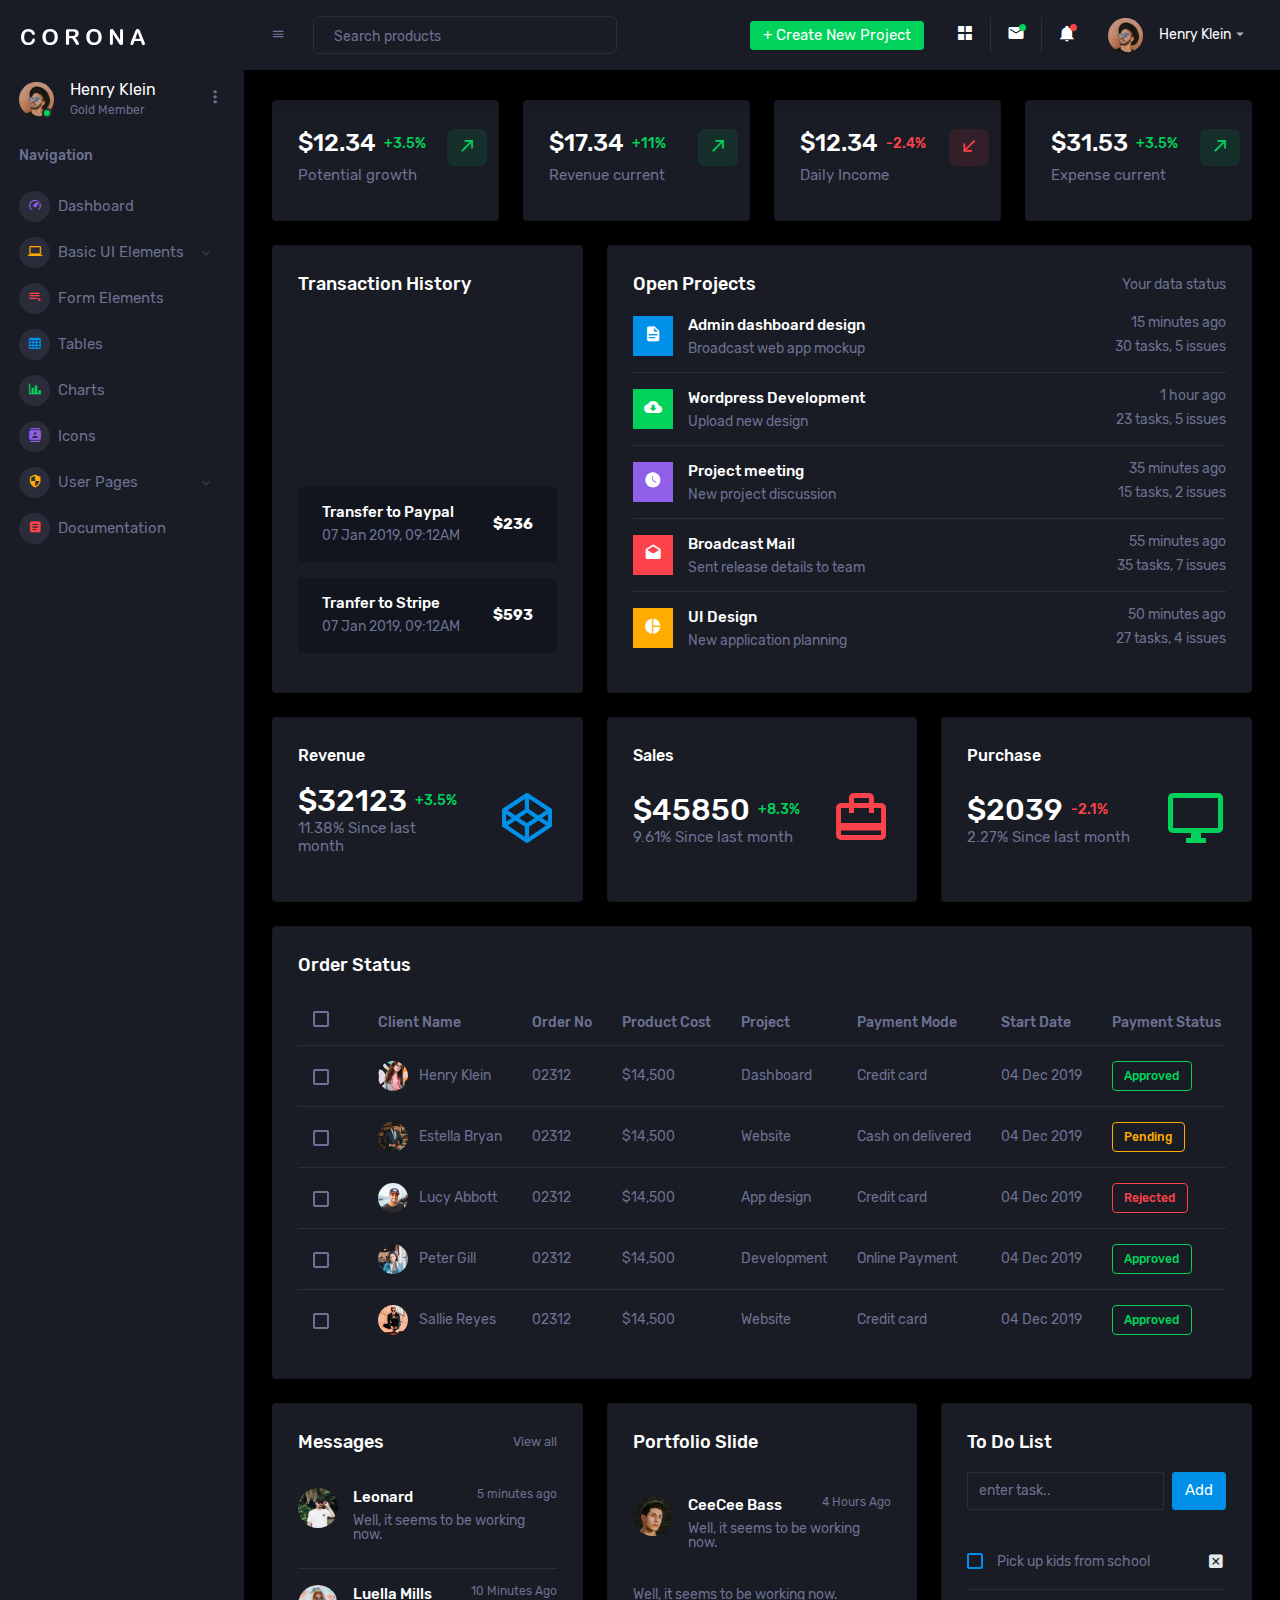
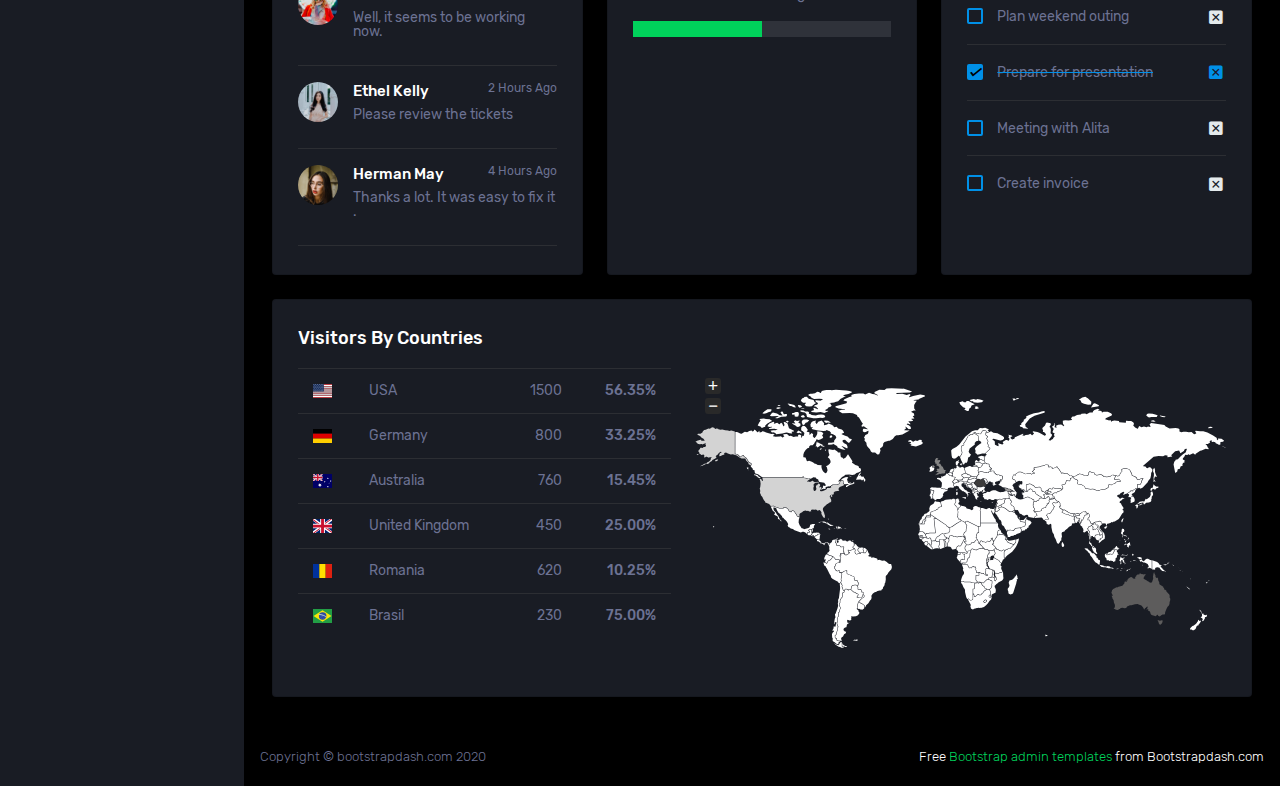
<file: Help.html>
<!DOCTYPE html>
<html lang="en">
  <head>
    <!-- Required meta tags -->
    <meta charset="utf-8">
    <meta name="viewport" content="width=device-width, initial-scale=1, shrink-to-fit=no">
    <title>Corona Admin</title>
    <!-- plugins:css -->
    <link rel="stylesheet" href="assets/vendors/mdi/css/materialdesignicons.min.css">
    <link rel="stylesheet" href="assets/vendors/css/vendor.bundle.base.css">
    <!-- endinject -->
    <!-- Plugin css for this page -->
    <link rel="stylesheet" href="assets/vendors/jvectormap/jquery-jvectormap.css">
    <link rel="stylesheet" href="assets/vendors/flag-icon-css/css/flag-icon.min.css">
    <link rel="stylesheet" href="assets/vendors/owl-carousel-2/owl.carousel.min.css">
    <link rel="stylesheet" href="assets/vendors/owl-carousel-2/owl.theme.default.min.css">
    <!-- End plugin css for this page -->
    <!-- inject:css -->
    <!-- endinject -->
    <!-- Layout styles -->
    <link rel="stylesheet" href="assets/mycss/loading.css">
    <link rel="stylesheet" href="assets/css/style.css">
    <!-- End layout styles -->
    <link rel="shortcut icon" href="assets/images/favicon.png" />
  </head>
  <body>
    <div class="container-scroller">
      <!-- partial:partials/_sidebar.html -->
      <nav class="sidebar sidebar-offcanvas" id="sidebar">
        <div class="sidebar-brand-wrapper d-none d-lg-flex align-items-center justify-content-center fixed-top">
          <a class="sidebar-brand brand-logo" href="index.html"><img src="assets/images/logo.svg" alt="logo" /></a>
          <a class="sidebar-brand brand-logo-mini" href="index.html"><img src="assets/images/logo-mini.svg" alt="logo" /></a>
        </div>
        <ul class="nav">
          <li class="nav-item profile">
            <div class="profile-desc">
              <div class="profile-pic">
                <div class="count-indicator">
                  <img class="img-xs rounded-circle " src="assets/images/faces/face15.jpg" alt="">
                  <span class="count bg-success"></span>
                </div>
                <div class="profile-name">
                  <h5 class="mb-0 font-weight-normal">Henry Klein</h5>
                  <span>Gold Member</span>
                </div>
              </div>
              <a href="#" id="profile-dropdown" data-toggle="dropdown"><i class="mdi mdi-dots-vertical"></i></a>
              <div class="dropdown-menu dropdown-menu-right sidebar-dropdown preview-list" aria-labelledby="profile-dropdown">
                <a href="#" class="dropdown-item preview-item">
                  <div class="preview-thumbnail">
                    <div class="preview-icon bg-dark rounded-circle">
                      <i class="mdi mdi-settings text-primary"></i>
                    </div>
                  </div>
                  <div class="preview-item-content">
                    <p class="preview-subject ellipsis mb-1 text-small">Account settings</p>
                  </div>
                </a>
                <div class="dropdown-divider"></div>
                <a href="#" class="dropdown-item preview-item">
                  <div class="preview-thumbnail">
                    <div class="preview-icon bg-dark rounded-circle">
                      <i class="mdi mdi-onepassword  text-info"></i>
                    </div>
                  </div>
                  <div class="preview-item-content">
                    <p class="preview-subject ellipsis mb-1 text-small">Change Password</p>
                  </div>
                </a>
                <div class="dropdown-divider"></div>
                <a href="#" class="dropdown-item preview-item">
                  <div class="preview-thumbnail">
                    <div class="preview-icon bg-dark rounded-circle">
                      <i class="mdi mdi-calendar-today text-success"></i>
                    </div>
                  </div>
                  <div class="preview-item-content">
                    <p class="preview-subject ellipsis mb-1 text-small">To-do list</p>
                  </div>
                </a>
              </div>
            </div>
          </li>
          <li class="nav-item nav-category">
            <span class="nav-link">Navigation</span>
          </li>
          <li class="nav-item menu-items">
            <a class="nav-link" href="index.html">
              <span class="menu-icon">
                <i class="mdi mdi-speedometer"></i>
              </span>
              <span class="menu-title">Dashboard</span>
            </a>
          </li>
          <li class="nav-item menu-items">
            <a class="nav-link" data-toggle="collapse" href="#ui-basic" aria-expanded="false" aria-controls="ui-basic">
              <span class="menu-icon">
                <i class="mdi mdi-laptop"></i>
              </span>
              <span class="menu-title">Basic UI Elements</span>
              <i class="menu-arrow"></i>
            </a>
            <div class="collapse" id="ui-basic">
              <ul class="nav flex-column sub-menu">
                <li class="nav-item"> <a class="nav-link" href="pages/ui-features/buttons.html">Buttons</a></li>
                <li class="nav-item"> <a class="nav-link" href="pages/ui-features/dropdowns.html">Dropdowns</a></li>
                <li class="nav-item"> <a class="nav-link" href="pages/ui-features/typography.html">Typography</a></li>
              </ul>
            </div>
          </li>
          <li class="nav-item menu-items">
            <a class="nav-link" href="pages/forms/basic_elements.html">
              <span class="menu-icon">
                <i class="mdi mdi-playlist-play"></i>
              </span>
              <span class="menu-title">Form Elements</span>
            </a>
          </li>
          <li class="nav-item menu-items">
            <a class="nav-link" href="pages/tables/basic-table.html">
              <span class="menu-icon">
                <i class="mdi mdi-table-large"></i>
              </span>
              <span class="menu-title">Tables</span>
            </a>
          </li>
          <li class="nav-item menu-items">
            <a class="nav-link" href="pages/charts/chartjs.html">
              <span class="menu-icon">
                <i class="mdi mdi-chart-bar"></i>
              </span>
              <span class="menu-title">Charts</span>
            </a>
          </li>
          <li class="nav-item menu-items">
            <a class="nav-link" href="pages/icons/mdi.html">
              <span class="menu-icon">
                <i class="mdi mdi-contacts"></i>
              </span>
              <span class="menu-title">Icons</span>
            </a>
          </li>
          <li class="nav-item menu-items">
            <a class="nav-link" data-toggle="collapse" href="#auth" aria-expanded="false" aria-controls="auth">
              <span class="menu-icon">
                <i class="mdi mdi-security"></i>
              </span>
              <span class="menu-title">User Pages</span>
              <i class="menu-arrow"></i>
            </a>
            <div class="collapse" id="auth">
              <ul class="nav flex-column sub-menu">
                <li class="nav-item"> <a class="nav-link" href="pages/samples/blank-page.html"> Blank Page </a></li>
                <li class="nav-item"> <a class="nav-link" href="pages/samples/error-404.html"> 404 </a></li>
                <li class="nav-item"> <a class="nav-link" href="pages/samples/error-500.html"> 500 </a></li>
                <li class="nav-item"> <a class="nav-link" href="pages/samples/login.html"> Login </a></li>
                <li class="nav-item"> <a class="nav-link" href="pages/samples/register.html"> Register </a></li>
              </ul>
            </div>
          </li>
          <li class="nav-item menu-items">
            <a class="nav-link" href="http://www.bootstrapdash.com/demo/corona-free/jquery/documentation/documentation.html">
              <span class="menu-icon">
                <i class="mdi mdi-file-document-box"></i>
              </span>
              <span class="menu-title">Documentation</span>
            </a>
          </li>
        </ul>
      </nav>
      <!-- partial -->
      <div class="container-fluid page-body-wrapper">
        <!-- partial:partials/_navbar.html -->
        <nav class="navbar p-0 fixed-top d-flex flex-row">
          <div class="navbar-brand-wrapper d-flex d-lg-none align-items-center justify-content-center">
            <a class="navbar-brand brand-logo-mini" href="index.html"><img src="assets/images/logo-mini.svg" alt="logo" /></a>
          </div>
          <div class="navbar-menu-wrapper flex-grow d-flex align-items-stretch">
            <button class="navbar-toggler navbar-toggler align-self-center" type="button" data-toggle="minimize">
              <span class="mdi mdi-menu"></span>
            </button>
            <ul class="navbar-nav w-100">
              <li class="nav-item w-100">
                <form class="nav-link mt-2 mt-md-0 d-none d-lg-flex search">
                  <input type="text" class="form-control" placeholder="Search products">
                </form>
              </li>
            </ul>
            <ul class="navbar-nav navbar-nav-right">
              <li class="nav-item dropdown d-none d-lg-block">
                <a class="nav-link btn btn-success create-new-button" id="createbuttonDropdown" data-toggle="dropdown" aria-expanded="false" href="#">+ Create New Project</a>
                <div class="dropdown-menu dropdown-menu-right navbar-dropdown preview-list" aria-labelledby="createbuttonDropdown">
                  <h6 class="p-3 mb-0">Projects</h6>
                  <div class="dropdown-divider"></div>
                  <a class="dropdown-item preview-item">
                    <div class="preview-thumbnail">
                      <div class="preview-icon bg-dark rounded-circle">
                        <i class="mdi mdi-file-outline text-primary"></i>
                      </div>
                    </div>
                    <div class="preview-item-content">
                      <p class="preview-subject ellipsis mb-1">Software Development</p>
                    </div>
                  </a>
                  <div class="dropdown-divider"></div>
                  <a class="dropdown-item preview-item">
                    <div class="preview-thumbnail">
                      <div class="preview-icon bg-dark rounded-circle">
                        <i class="mdi mdi-web text-info"></i>
                      </div>
                    </div>
                    <div class="preview-item-content">
                      <p class="preview-subject ellipsis mb-1">UI Development</p>
                    </div>
                  </a>
                  <div class="dropdown-divider"></div>
                  <a class="dropdown-item preview-item">
                    <div class="preview-thumbnail">
                      <div class="preview-icon bg-dark rounded-circle">
                        <i class="mdi mdi-layers text-danger"></i>
                      </div>
                    </div>
                    <div class="preview-item-content">
                      <p class="preview-subject ellipsis mb-1">Software Testing</p>
                    </div>
                  </a>
                  <div class="dropdown-divider"></div>
                  <p class="p-3 mb-0 text-center">See all projects</p>
                </div>
              </li>
              <li class="nav-item nav-settings d-none d-lg-block">
                <a class="nav-link" href="#">
                  <i class="mdi mdi-view-grid"></i>
                </a>
              </li>
              <li class="nav-item dropdown border-left">
                <a class="nav-link count-indicator dropdown-toggle" id="messageDropdown" href="#" data-toggle="dropdown" aria-expanded="false">
                  <i class="mdi mdi-email"></i>
                  <span class="count bg-success"></span>
                </a>
                <div class="dropdown-menu dropdown-menu-right navbar-dropdown preview-list" aria-labelledby="messageDropdown">
                  <h6 class="p-3 mb-0">Messages</h6>
                  <div class="dropdown-divider"></div>
                  <a class="dropdown-item preview-item">
                    <div class="preview-thumbnail">
                      <img src="assets/images/faces/face4.jpg" alt="image" class="rounded-circle profile-pic">
                    </div>
                    <div class="preview-item-content">
                      <p class="preview-subject ellipsis mb-1">Mark send you a message</p>
                      <p class="text-muted mb-0"> 1 Minutes ago </p>
                    </div>
                  </a>
                  <div class="dropdown-divider"></div>
                  <a class="dropdown-item preview-item">
                    <div class="preview-thumbnail">
                      <img src="assets/images/faces/face2.jpg" alt="image" class="rounded-circle profile-pic">
                    </div>
                    <div class="preview-item-content">
                      <p class="preview-subject ellipsis mb-1">Cregh send you a message</p>
                      <p class="text-muted mb-0"> 15 Minutes ago </p>
                    </div>
                  </a>
                  <div class="dropdown-divider"></div>
                  <a class="dropdown-item preview-item">
                    <div class="preview-thumbnail">
                      <img src="assets/images/faces/face3.jpg" alt="image" class="rounded-circle profile-pic">
                    </div>
                    <div class="preview-item-content">
                      <p class="preview-subject ellipsis mb-1">Profile picture updated</p>
                      <p class="text-muted mb-0"> 18 Minutes ago </p>
                    </div>
                  </a>
                  <div class="dropdown-divider"></div>
                  <p class="p-3 mb-0 text-center">4 new messages</p>
                </div>
              </li>
              <li class="nav-item dropdown border-left">
                <a class="nav-link count-indicator dropdown-toggle" id="notificationDropdown" href="#" data-toggle="dropdown">
                  <i class="mdi mdi-bell"></i>
                  <span class="count bg-danger"></span>
                </a>
                <div class="dropdown-menu dropdown-menu-right navbar-dropdown preview-list" aria-labelledby="notificationDropdown">
                  <h6 class="p-3 mb-0">Notifications</h6>
                  <div class="dropdown-divider"></div>
                  <a class="dropdown-item preview-item">
                    <div class="preview-thumbnail">
                      <div class="preview-icon bg-dark rounded-circle">
                        <i class="mdi mdi-calendar text-success"></i>
                      </div>
                    </div>
                    <div class="preview-item-content">
                      <p class="preview-subject mb-1">Event today</p>
                      <p class="text-muted ellipsis mb-0"> Just a reminder that you have an event today </p>
                    </div>
                  </a>
                  <div class="dropdown-divider"></div>
                  <a class="dropdown-item preview-item">
                    <div class="preview-thumbnail">
                      <div class="preview-icon bg-dark rounded-circle">
                        <i class="mdi mdi-settings text-danger"></i>
                      </div>
                    </div>
                    <div class="preview-item-content">
                      <p class="preview-subject mb-1">Settings</p>
                      <p class="text-muted ellipsis mb-0"> Update dashboard </p>
                    </div>
                  </a>
                  <div class="dropdown-divider"></div>
                  <a class="dropdown-item preview-item">
                    <div class="preview-thumbnail">
                      <div class="preview-icon bg-dark rounded-circle">
                        <i class="mdi mdi-link-variant text-warning"></i>
                      </div>
                    </div>
                    <div class="preview-item-content">
                      <p class="preview-subject mb-1">Launch Admin</p>
                      <p class="text-muted ellipsis mb-0"> New admin wow! </p>
                    </div>
                  </a>
                  <div class="dropdown-divider"></div>
                  <p class="p-3 mb-0 text-center">See all notifications</p>
                </div>
              </li>
              <li class="nav-item dropdown">
                <a class="nav-link" id="profileDropdown" href="#" data-toggle="dropdown">
                  <div class="navbar-profile">
                    <img class="img-xs rounded-circle" src="assets/images/faces/face15.jpg" alt="">
                    <p class="mb-0 d-none d-sm-block navbar-profile-name">Henry Klein</p>
                    <i class="mdi mdi-menu-down d-none d-sm-block"></i>
                  </div>
                </a>
                <div class="dropdown-menu dropdown-menu-right navbar-dropdown preview-list" aria-labelledby="profileDropdown">
                  <h6 class="p-3 mb-0">Profile</h6>
                  <div class="dropdown-divider"></div>
                  <a class="dropdown-item preview-item">
                    <div class="preview-thumbnail">
                      <div class="preview-icon bg-dark rounded-circle">
                        <i class="mdi mdi-settings text-success"></i>
                      </div>
                    </div>
                    <div class="preview-item-content">
                      <p class="preview-subject mb-1">Settings</p>
                    </div>
                  </a>
                  <div class="dropdown-divider"></div>
                  <a class="dropdown-item preview-item">
                    <div class="preview-thumbnail">
                      <div class="preview-icon bg-dark rounded-circle">
                        <i class="mdi mdi-logout text-danger"></i>
                      </div>
                    </div>
                    <div class="preview-item-content">
                      <p class="preview-subject mb-1">Log out</p>
                    </div>
                  </a>
                  <div class="dropdown-divider"></div>
                  <p class="p-3 mb-0 text-center">Advanced settings</p>
                </div>
              </li>
            </ul>
            <button class="navbar-toggler navbar-toggler-right d-lg-none align-self-center" type="button" data-toggle="offcanvas">
              <span class="mdi mdi-format-line-spacing"></span>
            </button>
          </div>
        </nav>
        <!-- partial -->
        <div class="main-panel">
          <div class="content-wrapper">
            <div class="row">
              <div class="col-xl-3 col-sm-6 grid-margin stretch-card">
                <div class="card">
                  <div class="card-body">
                    <div class="row">
                      <div class="col-9">
                        <div class="d-flex align-items-center align-self-start">
                          <h3 class="mb-0">$12.34</h3>
                          <p class="text-success ml-2 mb-0 font-weight-medium">+3.5%</p>
                        </div>
                      </div>
                      <div class="col-3">
                        <div class="icon icon-box-success ">
                          <span class="mdi mdi-arrow-top-right icon-item"></span>
                        </div>
                      </div>
                    </div>
                    <h6 class="text-muted font-weight-normal">Potential growth</h6>
                  </div>
                </div>
              </div>
              <div class="col-xl-3 col-sm-6 grid-margin stretch-card">
                <div class="card">
                  <div class="card-body">
                    <div class="row">
                      <div class="col-9">
                        <div class="d-flex align-items-center align-self-start">
                          <h3 class="mb-0">$17.34</h3>
                          <p class="text-success ml-2 mb-0 font-weight-medium">+11%</p>
                        </div>
                      </div>
                      <div class="col-3">
                        <div class="icon icon-box-success">
                          <span class="mdi mdi-arrow-top-right icon-item"></span>
                        </div>
                      </div>
                    </div>
                    <h6 class="text-muted font-weight-normal">Revenue current</h6>
                  </div>
                </div>
              </div>
              <div class="col-xl-3 col-sm-6 grid-margin stretch-card">
                <div class="card">
                  <div class="card-body">
                    <div class="row">
                      <div class="col-9">
                        <div class="d-flex align-items-center align-self-start">
                          <h3 class="mb-0">$12.34</h3>
                          <p class="text-danger ml-2 mb-0 font-weight-medium">-2.4%</p>
                        </div>
                      </div>
                      <div class="col-3">
                        <div class="icon icon-box-danger">
                          <span class="mdi mdi-arrow-bottom-left icon-item"></span>
                        </div>
                      </div>
                    </div>
                    <h6 class="text-muted font-weight-normal">Daily Income</h6>
                  </div>
                </div>
              </div>
              <div class="col-xl-3 col-sm-6 grid-margin stretch-card">
                <div class="card">
                  <div class="card-body">
                    <div class="row">
                      <div class="col-9">
                        <div class="d-flex align-items-center align-self-start">
                          <h3 class="mb-0">$31.53</h3>
                          <p class="text-success ml-2 mb-0 font-weight-medium">+3.5%</p>
                        </div>
                      </div>
                      <div class="col-3">
                        <div class="icon icon-box-success ">
                          <span class="mdi mdi-arrow-top-right icon-item"></span>
                        </div>
                      </div>
                    </div>
                    <h6 class="text-muted font-weight-normal">Expense current</h6>
                  </div>
                </div>
              </div>
            </div>
            <div class="row">
              <div class="col-md-4 grid-margin stretch-card">
                <div class="card">
                  <div class="card-body">
                    <h4 class="card-title">Transaction History</h4>
                    <canvas id="transaction-history" class="transaction-chart"></canvas>
                    <div class="bg-gray-dark d-flex d-md-block d-xl-flex flex-row py-3 px-4 px-md-3 px-xl-4 rounded mt-3">
                      <div class="text-md-center text-xl-left">
                        <h6 class="mb-1">Transfer to Paypal</h6>
                        <p class="text-muted mb-0">07 Jan 2019, 09:12AM</p>
                      </div>
                      <div class="align-self-center flex-grow text-right text-md-center text-xl-right py-md-2 py-xl-0">
                        <h6 class="font-weight-bold mb-0">$236</h6>
                      </div>
                    </div>
                    <div class="bg-gray-dark d-flex d-md-block d-xl-flex flex-row py-3 px-4 px-md-3 px-xl-4 rounded mt-3">
                      <div class="text-md-center text-xl-left">
                        <h6 class="mb-1">Tranfer to Stripe</h6>
                        <p class="text-muted mb-0">07 Jan 2019, 09:12AM</p>
                      </div>
                      <div class="align-self-center flex-grow text-right text-md-center text-xl-right py-md-2 py-xl-0">
                        <h6 class="font-weight-bold mb-0">$593</h6>
                      </div>
                    </div>
                  </div>
                </div>
              </div>
              <div class="col-md-8 grid-margin stretch-card">
                <div class="card">
                  <div class="card-body">
                    <div class="d-flex flex-row justify-content-between">
                      <h4 class="card-title mb-1">Open Projects</h4>
                      <p class="text-muted mb-1">Your data status</p>
                    </div>
                    <div class="row">
                      <div class="col-12">
                        <div class="preview-list">
                          <div class="preview-item border-bottom">
                            <div class="preview-thumbnail">
                              <div class="preview-icon bg-primary">
                                <i class="mdi mdi-file-document"></i>
                              </div>
                            </div>
                            <div class="preview-item-content d-sm-flex flex-grow">
                              <div class="flex-grow">
                                <h6 class="preview-subject">Admin dashboard design</h6>
                                <p class="text-muted mb-0">Broadcast web app mockup</p>
                              </div>
                              <div class="mr-auto text-sm-right pt-2 pt-sm-0">
                                <p class="text-muted">15 minutes ago</p>
                                <p class="text-muted mb-0">30 tasks, 5 issues </p>
                              </div>
                            </div>
                          </div>
                          <div class="preview-item border-bottom">
                            <div class="preview-thumbnail">
                              <div class="preview-icon bg-success">
                                <i class="mdi mdi-cloud-download"></i>
                              </div>
                            </div>
                            <div class="preview-item-content d-sm-flex flex-grow">
                              <div class="flex-grow">
                                <h6 class="preview-subject">Wordpress Development</h6>
                                <p class="text-muted mb-0">Upload new design</p>
                              </div>
                              <div class="mr-auto text-sm-right pt-2 pt-sm-0">
                                <p class="text-muted">1 hour ago</p>
                                <p class="text-muted mb-0">23 tasks, 5 issues </p>
                              </div>
                            </div>
                          </div>
                          <div class="preview-item border-bottom">
                            <div class="preview-thumbnail">
                              <div class="preview-icon bg-info">
                                <i class="mdi mdi-clock"></i>
                              </div>
                            </div>
                            <div class="preview-item-content d-sm-flex flex-grow">
                              <div class="flex-grow">
                                <h6 class="preview-subject">Project meeting</h6>
                                <p class="text-muted mb-0">New project discussion</p>
                              </div>
                              <div class="mr-auto text-sm-right pt-2 pt-sm-0">
                                <p class="text-muted">35 minutes ago</p>
                                <p class="text-muted mb-0">15 tasks, 2 issues</p>
                              </div>
                            </div>
                          </div>
                          <div class="preview-item border-bottom">
                            <div class="preview-thumbnail">
                              <div class="preview-icon bg-danger">
                                <i class="mdi mdi-email-open"></i>
                              </div>
                            </div>
                            <div class="preview-item-content d-sm-flex flex-grow">
                              <div class="flex-grow">
                                <h6 class="preview-subject">Broadcast Mail</h6>
                                <p class="text-muted mb-0">Sent release details to team</p>
                              </div>
                              <div class="mr-auto text-sm-right pt-2 pt-sm-0">
                                <p class="text-muted">55 minutes ago</p>
                                <p class="text-muted mb-0">35 tasks, 7 issues </p>
                              </div>
                            </div>
                          </div>
                          <div class="preview-item">
                            <div class="preview-thumbnail">
                              <div class="preview-icon bg-warning">
                                <i class="mdi mdi-chart-pie"></i>
                              </div>
                            </div>
                            <div class="preview-item-content d-sm-flex flex-grow">
                              <div class="flex-grow">
                                <h6 class="preview-subject">UI Design</h6>
                                <p class="text-muted mb-0">New application planning</p>
                              </div>
                              <div class="mr-auto text-sm-right pt-2 pt-sm-0">
                                <p class="text-muted">50 minutes ago</p>
                                <p class="text-muted mb-0">27 tasks, 4 issues </p>
                              </div>
                            </div>
                          </div>
                        </div>
                      </div>
                    </div>
                  </div>
                </div>
              </div>
            </div>
            <div class="row">
              <div class="col-sm-4 grid-margin">
                <div class="card">
                  <div class="card-body">
                    <h5>Revenue</h5>
                    <div class="row">
                      <div class="col-8 col-sm-12 col-xl-8 my-auto">
                        <div class="d-flex d-sm-block d-md-flex align-items-center">
                          <h2 class="mb-0">$32123</h2>
                          <p class="text-success ml-2 mb-0 font-weight-medium">+3.5%</p>
                        </div>
                        <h6 class="text-muted font-weight-normal">11.38% Since last month</h6>
                      </div>
                      <div class="col-4 col-sm-12 col-xl-4 text-center text-xl-right">
                        <i class="icon-lg mdi mdi-codepen text-primary ml-auto"></i>
                      </div>
                    </div>
                  </div>
                </div>
              </div>
              <div class="col-sm-4 grid-margin">
                <div class="card">
                  <div class="card-body">
                    <h5>Sales</h5>
                    <div class="row">
                      <div class="col-8 col-sm-12 col-xl-8 my-auto">
                        <div class="d-flex d-sm-block d-md-flex align-items-center">
                          <h2 class="mb-0">$45850</h2>
                          <p class="text-success ml-2 mb-0 font-weight-medium">+8.3%</p>
                        </div>
                        <h6 class="text-muted font-weight-normal"> 9.61% Since last month</h6>
                      </div>
                      <div class="col-4 col-sm-12 col-xl-4 text-center text-xl-right">
                        <i class="icon-lg mdi mdi-wallet-travel text-danger ml-auto"></i>
                      </div>
                    </div>
                  </div>
                </div>
              </div>
              <div class="col-sm-4 grid-margin">
                <div class="card">
                  <div class="card-body">
                    <h5>Purchase</h5>
                    <div class="row">
                      <div class="col-8 col-sm-12 col-xl-8 my-auto">
                        <div class="d-flex d-sm-block d-md-flex align-items-center">
                          <h2 class="mb-0">$2039</h2>
                          <p class="text-danger ml-2 mb-0 font-weight-medium">-2.1% </p>
                        </div>
                        <h6 class="text-muted font-weight-normal">2.27% Since last month</h6>
                      </div>
                      <div class="col-4 col-sm-12 col-xl-4 text-center text-xl-right">
                        <i class="icon-lg mdi mdi-monitor text-success ml-auto"></i>
                      </div>
                    </div>
                  </div>
                </div>
              </div>
            </div>
            <div class="row ">
              <div class="col-12 grid-margin">
                <div class="card">
                  <div class="card-body">
                    <h4 class="card-title">Order Status</h4>
                    <div class="table-responsive">
                      <table class="table">
                        <thead>
                          <tr>
                            <th>
                              <div class="form-check form-check-muted m-0">
                                <label class="form-check-label">
                                  <input type="checkbox" class="form-check-input">
                                </label>
                              </div>
                            </th>
                            <th> Client Name </th>
                            <th> Order No </th>
                            <th> Product Cost </th>
                            <th> Project </th>
                            <th> Payment Mode </th>
                            <th> Start Date </th>
                            <th> Payment Status </th>
                          </tr>
                        </thead>
                        <tbody>
                          <tr>
                            <td>
                              <div class="form-check form-check-muted m-0">
                                <label class="form-check-label">
                                  <input type="checkbox" class="form-check-input">
                                </label>
                              </div>
                            </td>
                            <td>
                              <img src="assets/images/faces/face1.jpg" alt="image" />
                              <span class="pl-2">Henry Klein</span>
                            </td>
                            <td> 02312 </td>
                            <td> $14,500 </td>
                            <td> Dashboard </td>
                            <td> Credit card </td>
                            <td> 04 Dec 2019 </td>
                            <td>
                              <div class="badge badge-outline-success">Approved</div>
                            </td>
                          </tr>
                          <tr>
                            <td>
                              <div class="form-check form-check-muted m-0">
                                <label class="form-check-label">
                                  <input type="checkbox" class="form-check-input">
                                </label>
                              </div>
                            </td>
                            <td>
                              <img src="assets/images/faces/face2.jpg" alt="image" />
                              <span class="pl-2">Estella Bryan</span>
                            </td>
                            <td> 02312 </td>
                            <td> $14,500 </td>
                            <td> Website </td>
                            <td> Cash on delivered </td>
                            <td> 04 Dec 2019 </td>
                            <td>
                              <div class="badge badge-outline-warning">Pending</div>
                            </td>
                          </tr>
                          <tr>
                            <td>
                              <div class="form-check form-check-muted m-0">
                                <label class="form-check-label">
                                  <input type="checkbox" class="form-check-input">
                                </label>
                              </div>
                            </td>
                            <td>
                              <img src="assets/images/faces/face5.jpg" alt="image" />
                              <span class="pl-2">Lucy Abbott</span>
                            </td>
                            <td> 02312 </td>
                            <td> $14,500 </td>
                            <td> App design </td>
                            <td> Credit card </td>
                            <td> 04 Dec 2019 </td>
                            <td>
                              <div class="badge badge-outline-danger">Rejected</div>
                            </td>
                          </tr>
                          <tr>
                            <td>
                              <div class="form-check form-check-muted m-0">
                                <label class="form-check-label">
                                  <input type="checkbox" class="form-check-input">
                                </label>
                              </div>
                            </td>
                            <td>
                              <img src="assets/images/faces/face3.jpg" alt="image" />
                              <span class="pl-2">Peter Gill</span>
                            </td>
                            <td> 02312 </td>
                            <td> $14,500 </td>
                            <td> Development </td>
                            <td> Online Payment </td>
                            <td> 04 Dec 2019 </td>
                            <td>
                              <div class="badge badge-outline-success">Approved</div>
                            </td>
                          </tr>
                          <tr>
                            <td>
                              <div class="form-check form-check-muted m-0">
                                <label class="form-check-label">
                                  <input type="checkbox" class="form-check-input">
                                </label>
                              </div>
                            </td>
                            <td>
                              <img src="assets/images/faces/face4.jpg" alt="image" />
                              <span class="pl-2">Sallie Reyes</span>
                            </td>
                            <td> 02312 </td>
                            <td> $14,500 </td>
                            <td> Website </td>
                            <td> Credit card </td>
                            <td> 04 Dec 2019 </td>
                            <td>
                              <div class="badge badge-outline-success">Approved</div>
                            </td>
                          </tr>
                        </tbody>
                      </table>
                    </div>
                  </div>
                </div>
              </div>
            </div>
            <div class="row">
              <div class="col-md-6 col-xl-4 grid-margin stretch-card">
                <div class="card">
                  <div class="card-body">
                    <div class="d-flex flex-row justify-content-between">
                      <h4 class="card-title">Messages</h4>
                      <p class="text-muted mb-1 small">View all</p>
                    </div>
                    <div class="preview-list">
                      <div class="preview-item border-bottom">
                        <div class="preview-thumbnail">
                          <img src="assets/images/faces/face6.jpg" alt="image" class="rounded-circle" />
                        </div>
                        <div class="preview-item-content d-flex flex-grow">
                          <div class="flex-grow">
                            <div class="d-flex d-md-block d-xl-flex justify-content-between">
                              <h6 class="preview-subject">Leonard</h6>
                              <p class="text-muted text-small">5 minutes ago</p>
                            </div>
                            <p class="text-muted">Well, it seems to be working now.</p>
                          </div>
                        </div>
                      </div>
                      <div class="preview-item border-bottom">
                        <div class="preview-thumbnail">
                          <img src="assets/images/faces/face8.jpg" alt="image" class="rounded-circle" />
                        </div>
                        <div class="preview-item-content d-flex flex-grow">
                          <div class="flex-grow">
                            <div class="d-flex d-md-block d-xl-flex justify-content-between">
                              <h6 class="preview-subject">Luella Mills</h6>
                              <p class="text-muted text-small">10 Minutes Ago</p>
                            </div>
                            <p class="text-muted">Well, it seems to be working now.</p>
                          </div>
                        </div>
                      </div>
                      <div class="preview-item border-bottom">
                        <div class="preview-thumbnail">
                          <img src="assets/images/faces/face9.jpg" alt="image" class="rounded-circle" />
                        </div>
                        <div class="preview-item-content d-flex flex-grow">
                          <div class="flex-grow">
                            <div class="d-flex d-md-block d-xl-flex justify-content-between">
                              <h6 class="preview-subject">Ethel Kelly</h6>
                              <p class="text-muted text-small">2 Hours Ago</p>
                            </div>
                            <p class="text-muted">Please review the tickets</p>
                          </div>
                        </div>
                      </div>
                      <div class="preview-item border-bottom">
                        <div class="preview-thumbnail">
                          <img src="assets/images/faces/face11.jpg" alt="image" class="rounded-circle" />
                        </div>
                        <div class="preview-item-content d-flex flex-grow">
                          <div class="flex-grow">
                            <div class="d-flex d-md-block d-xl-flex justify-content-between">
                              <h6 class="preview-subject">Herman May</h6>
                              <p class="text-muted text-small">4 Hours Ago</p>
                            </div>
                            <p class="text-muted">Thanks a lot. It was easy to fix it .</p>
                          </div>
                        </div>
                      </div>
                    </div>
                  </div>
                </div>
              </div>
              <div class="col-md-6 col-xl-4 grid-margin stretch-card">
                <div class="card">
                  <div class="card-body">
                    <h4 class="card-title">Portfolio Slide</h4>
                    <div class="owl-carousel owl-theme full-width owl-carousel-dash portfolio-carousel" id="owl-carousel-basic">
                      <div class="item">
                        <img src="assets/images/dashboard/Rectangle.jpg" alt="">
                      </div>
                      <div class="item">
                        <img src="assets/images/dashboard/Img_5.jpg" alt="">
                      </div>
                      <div class="item">
                        <img src="assets/images/dashboard/img_6.jpg" alt="">
                      </div>
                    </div>
                    <div class="d-flex py-4">
                      <div class="preview-list w-100">
                        <div class="preview-item p-0">
                          <div class="preview-thumbnail">
                            <img src="assets/images/faces/face12.jpg" class="rounded-circle" alt="">
                          </div>
                          <div class="preview-item-content d-flex flex-grow">
                            <div class="flex-grow">
                              <div class="d-flex d-md-block d-xl-flex justify-content-between">
                                <h6 class="preview-subject">CeeCee Bass</h6>
                                <p class="text-muted text-small">4 Hours Ago</p>
                              </div>
                              <p class="text-muted">Well, it seems to be working now.</p>
                            </div>
                          </div>
                        </div>
                      </div>
                    </div>
                    <p class="text-muted">Well, it seems to be working now. </p>
                    <div class="progress progress-md portfolio-progress">
                      <div class="progress-bar bg-success" role="progressbar" style="width: 50%" aria-valuenow="25" aria-valuemin="0" aria-valuemax="100"></div>
                    </div>
                  </div>
                </div>
              </div>
              <div class="col-md-12 col-xl-4 grid-margin stretch-card">
                <div class="card">
                  <div class="card-body">
                    <h4 class="card-title">To do list</h4>
                    <div class="add-items d-flex">
                      <input type="text" class="form-control todo-list-input" placeholder="enter task..">
                      <button class="add btn btn-primary todo-list-add-btn">Add</button>
                    </div>
                    <div class="list-wrapper">
                      <ul class="d-flex flex-column-reverse text-white todo-list todo-list-custom">
                        <li>
                          <div class="form-check form-check-primary">
                            <label class="form-check-label">
                              <input class="checkbox" type="checkbox"> Create invoice </label>
                          </div>
                          <i class="remove mdi mdi-close-box"></i>
                        </li>
                        <li>
                          <div class="form-check form-check-primary">
                            <label class="form-check-label">
                              <input class="checkbox" type="checkbox"> Meeting with Alita </label>
                          </div>
                          <i class="remove mdi mdi-close-box"></i>
                        </li>
                        <li class="completed">
                          <div class="form-check form-check-primary">
                            <label class="form-check-label">
                              <input class="checkbox" type="checkbox" checked> Prepare for presentation </label>
                          </div>
                          <i class="remove mdi mdi-close-box"></i>
                        </li>
                        <li>
                          <div class="form-check form-check-primary">
                            <label class="form-check-label">
                              <input class="checkbox" type="checkbox"> Plan weekend outing </label>
                          </div>
                          <i class="remove mdi mdi-close-box"></i>
                        </li>
                        <li>
                          <div class="form-check form-check-primary">
                            <label class="form-check-label">
                              <input class="checkbox" type="checkbox"> Pick up kids from school </label>
                          </div>
                          <i class="remove mdi mdi-close-box"></i>
                        </li>
                      </ul>
                    </div>
                  </div>
                </div>
              </div>
            </div>
            <div class="row">
              <div class="col-12">
                <div class="card">
                  <div class="card-body">
                    <h4 class="card-title">Visitors by Countries</h4>
                    <div class="row">
                      <div class="col-md-5">
                        <div class="table-responsive">
                          <table class="table">
                            <tbody>
                              <tr>
                                <td>
                                  <i class="flag-icon flag-icon-us"></i>
                                </td>
                                <td>USA</td>
                                <td class="text-right"> 1500 </td>
                                <td class="text-right font-weight-medium"> 56.35% </td>
                              </tr>
                              <tr>
                                <td>
                                  <i class="flag-icon flag-icon-de"></i>
                                </td>
                                <td>Germany</td>
                                <td class="text-right"> 800 </td>
                                <td class="text-right font-weight-medium"> 33.25% </td>
                              </tr>
                              <tr>
                                <td>
                                  <i class="flag-icon flag-icon-au"></i>
                                </td>
                                <td>Australia</td>
                                <td class="text-right"> 760 </td>
                                <td class="text-right font-weight-medium"> 15.45% </td>
                              </tr>
                              <tr>
                                <td>
                                  <i class="flag-icon flag-icon-gb"></i>
                                </td>
                                <td>United Kingdom</td>
                                <td class="text-right"> 450 </td>
                                <td class="text-right font-weight-medium"> 25.00% </td>
                              </tr>
                              <tr>
                                <td>
                                  <i class="flag-icon flag-icon-ro"></i>
                                </td>
                                <td>Romania</td>
                                <td class="text-right"> 620 </td>
                                <td class="text-right font-weight-medium"> 10.25% </td>
                              </tr>
                              <tr>
                                <td>
                                  <i class="flag-icon flag-icon-br"></i>
                                </td>
                                <td>Brasil</td>
                                <td class="text-right"> 230 </td>
                                <td class="text-right font-weight-medium"> 75.00% </td>
                              </tr>
                            </tbody>
                          </table>
                        </div>
                      </div>
                      <div class="col-md-7">
                        <div id="audience-map" class="vector-map"></div>
                      </div>
                    </div>
                  </div>
                </div>
              </div>
            </div>
          </div>
          <!-- content-wrapper ends -->
          <!-- partial:partials/_footer.html -->
          <footer class="footer">
            <div class="d-sm-flex justify-content-center justify-content-sm-between">
              <span class="text-muted d-block text-center text-sm-left d-sm-inline-block">Copyright © bootstrapdash.com 2020</span>
              <span class="float-none float-sm-right d-block mt-1 mt-sm-0 text-center"> Free <a href="https://www.bootstrapdash.com/bootstrap-admin-template/" target="_blank">Bootstrap admin templates</a> from Bootstrapdash.com</span>
            </div>
          </footer>
          <!-- partial -->
        </div>
        <!-- main-panel ends -->
      </div>
      <!-- page-body-wrapper ends -->
    </div>
    <!-- container-scroller -->
    <!-- plugins:js -->
    <script src="assets/vendors/js/vendor.bundle.base.js"></script>
    <!-- endinject -->
    <!-- Plugin js for this page -->
    <script src="assets/vendors/chart.js/Chart.min.js"></script>
    <script src="assets/vendors/progressbar.js/progressbar.min.js"></script>
    <script src="assets/vendors/jvectormap/jquery-jvectormap.min.js"></script>
    <script src="assets/vendors/jvectormap/jquery-jvectormap-world-mill-en.js"></script>
    <script src="assets/vendors/owl-carousel-2/owl.carousel.min.js"></script>
    <!-- End plugin js for this page -->
    <!-- inject:js -->
    <script src="assets/js/off-canvas.js"></script>
    <script src="assets/js/hoverable-collapse.js"></script>
    <script src="assets/js/misc.js"></script>
    <script src="assets/js/settings.js"></script>
    <script src="assets/js/todolist.js"></script>
    <!-- endinject -->
    <!-- Custom js for this page -->
    <script src="assets/js/dashboard.js"></script>
    <!-- End custom js for this page -->
  </body>
</html>
</file>
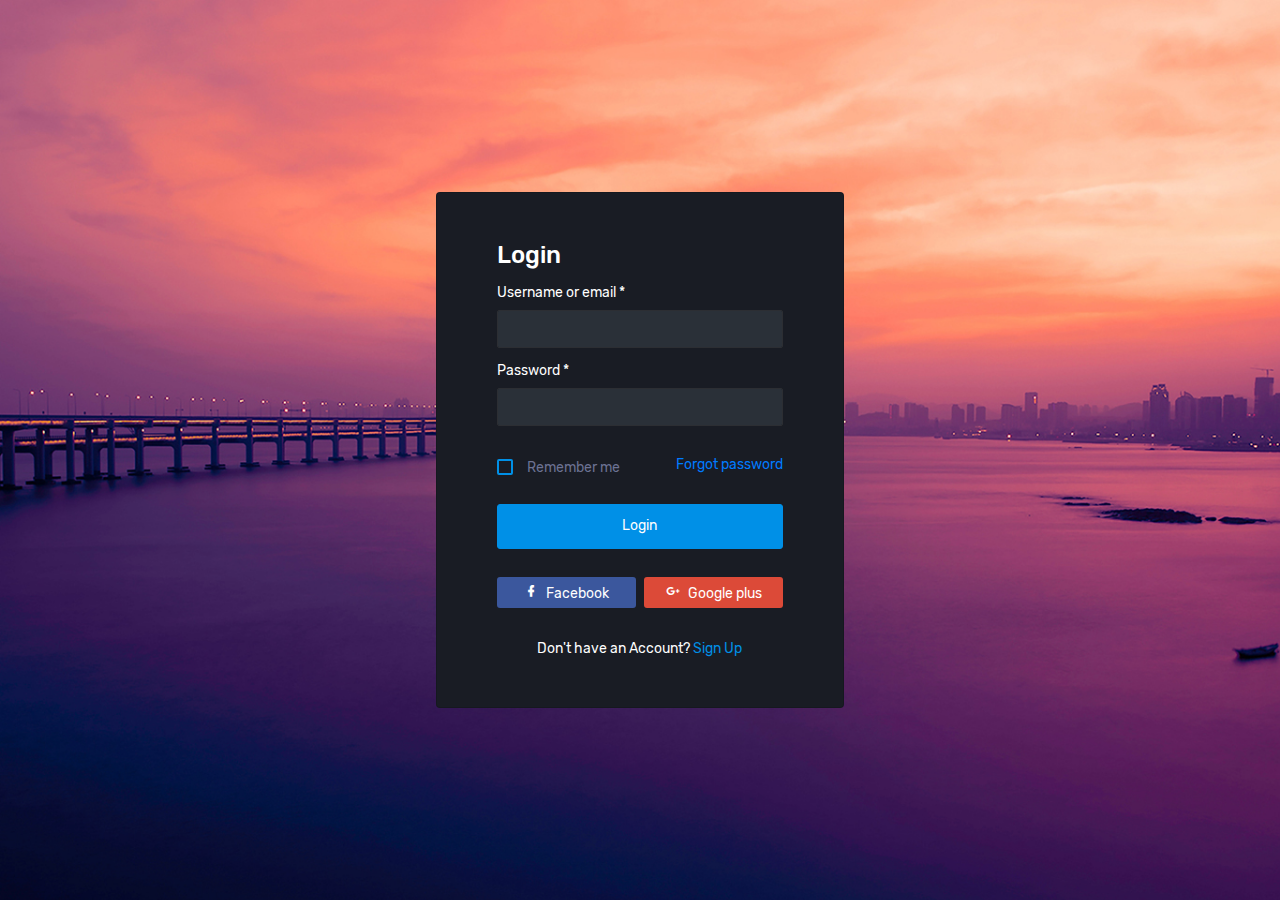
<file: Authorization/login.html>
<!DOCTYPE html>
<html lang="en">
  <head>
    <!-- Required meta tags -->
    <meta charset="utf-8">
    <meta name="viewport" content="width=device-width, initial-scale=1, shrink-to-fit=no">
    <title>Corona Admin</title>
    <!-- plugins:css -->
    <link rel="stylesheet" href="../../assets/vendors/mdi/css/materialdesignicons.min.css">
    <link rel="stylesheet" href="../../assets/vendors/css/vendor.bundle.base.css">
    <!-- endinject -->
    <!-- Plugin css for this page -->
    <!-- End plugin css for this page -->
    <!-- inject:css -->
    <!-- endinject -->
    <!-- Layout styles -->
    <link rel="stylesheet" href="../../assets/css/style.css">
    <!-- End layout styles -->
    <link rel="shortcut icon" href="../../assets/images/favicon.png" />
  </head>
  <body>
    
    <div class="container-scroller">
      <div class="container-fluid page-body-wrapper full-page-wrapper">
        <div class="row w-100 m-0">
          <div class="content-wrapper full-page-wrapper d-flex align-items-center auth login-bg">
            <div class="card col-lg-4 mx-auto">
              <div class="card-body px-5 py-5">
                <h3 class="card-title text-left mb-3">Login</h3>
                <form>
                  <div class="form-group">
                    <label>Username or email *</label>
                    <input type="text" class="form-control p_input">
                  </div>
                  <div class="form-group">
                    <label>Password *</label>
                    <input type="text" class="form-control p_input">
                  </div>
                  <div class="form-group d-flex align-items-center justify-content-between">
                    <div class="form-check">
                      <label class="form-check-label">
                        <input type="checkbox" class="form-check-input"> Remember me </label>
                    </div>
                    <a href="#" class="forgot-pass">Forgot password</a>
                  </div>
                  <div class="text-center">
                    <button type="submit" class="btn btn-primary btn-block enter-btn">Login</button>
                  </div>
                  <div class="d-flex">
                    <button class="btn btn-facebook mr-2 col">
                      <i class="mdi mdi-facebook"></i> Facebook </button>
                    <button class="btn btn-google col">
                      <i class="mdi mdi-google-plus"></i> Google plus </button>
                  </div>
                  <p class="sign-up">Don't have an Account?<a href="#"> Sign Up</a></p>
                </form>
              </div>
            </div>
          </div>
          <!-- content-wrapper ends -->
        </div>
        <!-- row ends -->
      </div>
      <!-- page-body-wrapper ends -->
    </div>
    <!-- container-scroller -->
    <!-- plugins:js -->
    <script src="../../assets/vendors/js/vendor.bundle.base.js"></script>
    <!-- endinject -->
    <!-- Plugin js for this page -->
    <!-- End plugin js for this page -->
    <!-- inject:js -->
    <script src="../../assets/js/off-canvas.js"></script>
    <script src="../../assets/js/hoverable-collapse.js"></script>
    <script src="../../assets/js/misc.js"></script>
    <script src="../../assets/js/settings.js"></script>
    <script src="../../assets/js/todolist.js"></script>
    <!-- endinject -->
  </body>
</html>
</file>
<file: assets/vendors/css/vendor.bundle.base.css>
/*
 * Container style
 */
.ps {
  overflow: hidden !important;
  overflow-anchor: none;
  -ms-overflow-style: none;
  touch-action: auto;
  -ms-touch-action: auto;
}

/*
 * Scrollbar rail styles
 */
.ps__rail-x {
  display: none;
  opacity: 0;
  transition: background-color .2s linear, opacity .2s linear;
  -webkit-transition: background-color .2s linear, opacity .2s linear;
  height: 15px;
  /* there must be 'bottom' or 'top' for ps__rail-x */
  bottom: 0px;
  /* please don't change 'position' */
  position: absolute;
}

.ps__rail-y {
  display: none;
  opacity: 0;
  transition: background-color .2s linear, opacity .2s linear;
  -webkit-transition: background-color .2s linear, opacity .2s linear;
  width: 15px;
  /* there must be 'right' or 'left' for ps__rail-y */
  right: 0;
  /* please don't change 'position' */
  position: absolute;
}

.ps--active-x > .ps__rail-x,
.ps--active-y > .ps__rail-y {
  display: block;
  background-color: transparent;
}

.ps:hover > .ps__rail-x,
.ps:hover > .ps__rail-y,
.ps--focus > .ps__rail-x,
.ps--focus > .ps__rail-y,
.ps--scrolling-x > .ps__rail-x,
.ps--scrolling-y > .ps__rail-y {
  opacity: 0.6;
}

.ps .ps__rail-x:hover,
.ps .ps__rail-y:hover,
.ps .ps__rail-x:focus,
.ps .ps__rail-y:focus,
.ps .ps__rail-x.ps--clicking,
.ps .ps__rail-y.ps--clicking {
  background-color: #eee;
  opacity: 0.9;
}

/*
 * Scrollbar thumb styles
 */
.ps__thumb-x {
  background-color: #aaa;
  border-radius: 6px;
  transition: background-color .2s linear, height .2s ease-in-out;
  -webkit-transition: background-color .2s linear, height .2s ease-in-out;
  height: 6px;
  /* there must be 'bottom' for ps__thumb-x */
  bottom: 2px;
  /* please don't change 'position' */
  position: absolute;
}

.ps__thumb-y {
  background-color: #aaa;
  border-radius: 6px;
  transition: background-color .2s linear, width .2s ease-in-out;
  -webkit-transition: background-color .2s linear, width .2s ease-in-out;
  width: 6px;
  /* there must be 'right' for ps__thumb-y */
  right: 2px;
  /* please don't change 'position' */
  position: absolute;
}

.ps__rail-x:hover > .ps__thumb-x,
.ps__rail-x:focus > .ps__thumb-x,
.ps__rail-x.ps--clicking .ps__thumb-x {
  background-color: #999;
  height: 11px;
}

.ps__rail-y:hover > .ps__thumb-y,
.ps__rail-y:focus > .ps__thumb-y,
.ps__rail-y.ps--clicking .ps__thumb-y {
  background-color: #999;
  width: 11px;
}

/* MS supports */
@supports (-ms-overflow-style: none) {
  .ps {
    overflow: auto !important;
  }
}

@media screen and (-ms-high-contrast: active), (-ms-high-contrast: none) {
  .ps {
    overflow: auto !important;
  }
}
</file>
<file: assets/mycss/loading.css>
.loader {
    background: #000;
    background: radial-gradient(#222, #000);
    bottom: 0;
    left: 0;
    overflow: hidden;
    position: fixed;
    right: 0;
    top: 0;
    z-index: 99999;
}

.loader-inner {
    bottom: 0;
    height: 60px;
    left: 0;
    margin: auto;
    position: absolute;
    right: 0;
    top: 0;
    width: 100px;
}

.loader-line-wrap {
    animation: 
    spin 2000ms cubic-bezier(.175, .885, .32, 1.275) infinite
  ;
    box-sizing: border-box;
    height: 50px;
    left: 0;
    overflow: hidden;
    position: absolute;
    top: 0;
    transform-origin: 50% 100%;
    width: 100px;
}
.loader-line {
    border: 4px solid transparent;
    border-radius: 100%;
    box-sizing: border-box;
    height: 100px;
    left: 0;
    margin: 0 auto;
    position: absolute;
    right: 0;
    top: 0;
    width: 100px;
}
.loader-text {
    margin-top: 100px;
   margin-left: 10px;
}
.loader-line-wrap:nth-child(1) { animation-delay: -50ms; }
.loader-line-wrap:nth-child(2) { animation-delay: -100ms; }
.loader-line-wrap:nth-child(3) { animation-delay: -150ms; }
.loader-line-wrap:nth-child(4) { animation-delay: -200ms; }
.loader-line-wrap:nth-child(5) { animation-delay: -250ms; }

.loader-line-wrap:nth-child(1) .loader-line {
    border-color: hsl(0, 0%, 100%);
    height: 90px;
    width: 90px;
    top: 7px;
}
.loader-line-wrap:nth-child(2) .loader-line {
    border-color: hsl(0, 0%, 100%);
    height: 76px;
    width: 76px;
    top: 14px;
}
.loader-line-wrap:nth-child(3) .loader-line {
    border-color:  hsl(0, 0%, 100%);;
    height: 62px;
    width: 62px;
    top: 21px;
}
.loader-line-wrap:nth-child(4) .loader-line {
    border-color: hsl(0, 0%, 100%);
    height: 48px;
    width: 48px;
    top: 28px;
}
.loader-line-wrap:nth-child(5) .loader-line {
    border-color: hsl(180, 80%, 60%);
    height: 34px;
    width: 34px;
    top: 35px;
}

@keyframes spin {
    0%, 15% {
    transform: rotate(0);
  }
  100% {
    transform: rotate(360deg);
  }
}
</file>
<file: assets/vendors/flag-icon-css/css/flag-icon.min.css>
.flag-icon-background{background-size:contain;background-position:50%;background-repeat:no-repeat}.flag-icon{background-size:contain;background-position:50%;background-repeat:no-repeat;position:relative;display:inline-block;width:1.33333333em;line-height:1em}.flag-icon:before{content:'\00a0'}.flag-icon.flag-icon-squared{width:1em}.flag-icon-ad{background-image:url(../flags/4x3/ad.svg)}.flag-icon-ad.flag-icon-squared{background-image:url(../flags/1x1/ad.svg)}.flag-icon-ae{background-image:url(../flags/4x3/ae.svg)}.flag-icon-ae.flag-icon-squared{background-image:url(../flags/1x1/ae.svg)}.flag-icon-af{background-image:url(../flags/4x3/af.svg)}.flag-icon-af.flag-icon-squared{background-image:url(../flags/1x1/af.svg)}.flag-icon-ag{background-image:url(../flags/4x3/ag.svg)}.flag-icon-ag.flag-icon-squared{background-image:url(../flags/1x1/ag.svg)}.flag-icon-ai{background-image:url(../flags/4x3/ai.svg)}.flag-icon-ai.flag-icon-squared{background-image:url(../flags/1x1/ai.svg)}.flag-icon-al{background-image:url(../flags/4x3/al.svg)}.flag-icon-al.flag-icon-squared{background-image:url(../flags/1x1/al.svg)}.flag-icon-am{background-image:url(../flags/4x3/am.svg)}.flag-icon-am.flag-icon-squared{background-image:url(../flags/1x1/am.svg)}.flag-icon-ao{background-image:url(../flags/4x3/ao.svg)}.flag-icon-ao.flag-icon-squared{background-image:url(../flags/1x1/ao.svg)}.flag-icon-aq{background-image:url(../flags/4x3/aq.svg)}.flag-icon-aq.flag-icon-squared{background-image:url(../flags/1x1/aq.svg)}.flag-icon-ar{background-image:url(../flags/4x3/ar.svg)}.flag-icon-ar.flag-icon-squared{background-image:url(../flags/1x1/ar.svg)}.flag-icon-as{background-image:url(../flags/4x3/as.svg)}.flag-icon-as.flag-icon-squared{background-image:url(../flags/1x1/as.svg)}.flag-icon-at{background-image:url(../flags/4x3/at.svg)}.flag-icon-at.flag-icon-squared{background-image:url(../flags/1x1/at.svg)}.flag-icon-au{background-image:url(../flags/4x3/au.svg)}.flag-icon-au.flag-icon-squared{background-image:url(../flags/1x1/au.svg)}.flag-icon-aw{background-image:url(../flags/4x3/aw.svg)}.flag-icon-aw.flag-icon-squared{background-image:url(../flags/1x1/aw.svg)}.flag-icon-ax{background-image:url(../flags/4x3/ax.svg)}.flag-icon-ax.flag-icon-squared{background-image:url(../flags/1x1/ax.svg)}.flag-icon-az{background-image:url(../flags/4x3/az.svg)}.flag-icon-az.flag-icon-squared{background-image:url(../flags/1x1/az.svg)}.flag-icon-ba{background-image:url(../flags/4x3/ba.svg)}.flag-icon-ba.flag-icon-squared{background-image:url(../flags/1x1/ba.svg)}.flag-icon-bb{background-image:url(../flags/4x3/bb.svg)}.flag-icon-bb.flag-icon-squared{background-image:url(../flags/1x1/bb.svg)}.flag-icon-bd{background-image:url(../flags/4x3/bd.svg)}.flag-icon-bd.flag-icon-squared{background-image:url(../flags/1x1/bd.svg)}.flag-icon-be{background-image:url(../flags/4x3/be.svg)}.flag-icon-be.flag-icon-squared{background-image:url(../flags/1x1/be.svg)}.flag-icon-bf{background-image:url(../flags/4x3/bf.svg)}.flag-icon-bf.flag-icon-squared{background-image:url(../flags/1x1/bf.svg)}.flag-icon-bg{background-image:url(../flags/4x3/bg.svg)}.flag-icon-bg.flag-icon-squared{background-image:url(../flags/1x1/bg.svg)}.flag-icon-bh{background-image:url(../flags/4x3/bh.svg)}.flag-icon-bh.flag-icon-squared{background-image:url(../flags/1x1/bh.svg)}.flag-icon-bi{background-image:url(../flags/4x3/bi.svg)}.flag-icon-bi.flag-icon-squared{background-image:url(../flags/1x1/bi.svg)}.flag-icon-bj{background-image:url(../flags/4x3/bj.svg)}.flag-icon-bj.flag-icon-squared{background-image:url(../flags/1x1/bj.svg)}.flag-icon-bl{background-image:url(../flags/4x3/bl.svg)}.flag-icon-bl.flag-icon-squared{background-image:url(../flags/1x1/bl.svg)}.flag-icon-bm{background-image:url(../flags/4x3/bm.svg)}.flag-icon-bm.flag-icon-squared{background-image:url(../flags/1x1/bm.svg)}.flag-icon-bn{background-image:url(../flags/4x3/bn.svg)}.flag-icon-bn.flag-icon-squared{background-image:url(../flags/1x1/bn.svg)}.flag-icon-bo{background-image:url(../flags/4x3/bo.svg)}.flag-icon-bo.flag-icon-squared{background-image:url(../flags/1x1/bo.svg)}.flag-icon-bq{background-image:url(../flags/4x3/bq.svg)}.flag-icon-bq.flag-icon-squared{background-image:url(../flags/1x1/bq.svg)}.flag-icon-br{background-image:url(../flags/4x3/br.svg)}.flag-icon-br.flag-icon-squared{background-image:url(../flags/1x1/br.svg)}.flag-icon-bs{background-image:url(../flags/4x3/bs.svg)}.flag-icon-bs.flag-icon-squared{background-image:url(../flags/1x1/bs.svg)}.flag-icon-bt{background-image:url(../flags/4x3/bt.svg)}.flag-icon-bt.flag-icon-squared{background-image:url(../flags/1x1/bt.svg)}.flag-icon-bv{background-image:url(../flags/4x3/bv.svg)}.flag-icon-bv.flag-icon-squared{background-image:url(../flags/1x1/bv.svg)}.flag-icon-bw{background-image:url(../flags/4x3/bw.svg)}.flag-icon-bw.flag-icon-squared{background-image:url(../flags/1x1/bw.svg)}.flag-icon-by{background-image:url(../flags/4x3/by.svg)}.flag-icon-by.flag-icon-squared{background-image:url(../flags/1x1/by.svg)}.flag-icon-bz{background-image:url(../flags/4x3/bz.svg)}.flag-icon-bz.flag-icon-squared{background-image:url(../flags/1x1/bz.svg)}.flag-icon-ca{background-image:url(../flags/4x3/ca.svg)}.flag-icon-ca.flag-icon-squared{background-image:url(../flags/1x1/ca.svg)}.flag-icon-cc{background-image:url(../flags/4x3/cc.svg)}.flag-icon-cc.flag-icon-squared{background-image:url(../flags/1x1/cc.svg)}.flag-icon-cd{background-image:url(../flags/4x3/cd.svg)}.flag-icon-cd.flag-icon-squared{background-image:url(../flags/1x1/cd.svg)}.flag-icon-cf{background-image:url(../flags/4x3/cf.svg)}.flag-icon-cf.flag-icon-squared{background-image:url(../flags/1x1/cf.svg)}.flag-icon-cg{background-image:url(../flags/4x3/cg.svg)}.flag-icon-cg.flag-icon-squared{background-image:url(../flags/1x1/cg.svg)}.flag-icon-ch{background-image:url(../flags/4x3/ch.svg)}.flag-icon-ch.flag-icon-squared{background-image:url(../flags/1x1/ch.svg)}.flag-icon-ci{background-image:url(../flags/4x3/ci.svg)}.flag-icon-ci.flag-icon-squared{background-image:url(../flags/1x1/ci.svg)}.flag-icon-ck{background-image:url(../flags/4x3/ck.svg)}.flag-icon-ck.flag-icon-squared{background-image:url(../flags/1x1/ck.svg)}.flag-icon-cl{background-image:url(../flags/4x3/cl.svg)}.flag-icon-cl.flag-icon-squared{background-image:url(../flags/1x1/cl.svg)}.flag-icon-cm{background-image:url(../flags/4x3/cm.svg)}.flag-icon-cm.flag-icon-squared{background-image:url(../flags/1x1/cm.svg)}.flag-icon-cn{background-image:url(../flags/4x3/cn.svg)}.flag-icon-cn.flag-icon-squared{background-image:url(../flags/1x1/cn.svg)}.flag-icon-co{background-image:url(../flags/4x3/co.svg)}.flag-icon-co.flag-icon-squared{background-image:url(../flags/1x1/co.svg)}.flag-icon-cr{background-image:url(../flags/4x3/cr.svg)}.flag-icon-cr.flag-icon-squared{background-image:url(../flags/1x1/cr.svg)}.flag-icon-cu{background-image:url(../flags/4x3/cu.svg)}.flag-icon-cu.flag-icon-squared{background-image:url(../flags/1x1/cu.svg)}.flag-icon-cv{background-image:url(../flags/4x3/cv.svg)}.flag-icon-cv.flag-icon-squared{background-image:url(../flags/1x1/cv.svg)}.flag-icon-cw{background-image:url(../flags/4x3/cw.svg)}.flag-icon-cw.flag-icon-squared{background-image:url(../flags/1x1/cw.svg)}.flag-icon-cx{background-image:url(../flags/4x3/cx.svg)}.flag-icon-cx.flag-icon-squared{background-image:url(../flags/1x1/cx.svg)}.flag-icon-cy{background-image:url(../flags/4x3/cy.svg)}.flag-icon-cy.flag-icon-squared{background-image:url(../flags/1x1/cy.svg)}.flag-icon-cz{background-image:url(../flags/4x3/cz.svg)}.flag-icon-cz.flag-icon-squared{background-image:url(../flags/1x1/cz.svg)}.flag-icon-de{background-image:url(../flags/4x3/de.svg)}.flag-icon-de.flag-icon-squared{background-image:url(../flags/1x1/de.svg)}.flag-icon-dj{background-image:url(../flags/4x3/dj.svg)}.flag-icon-dj.flag-icon-squared{background-image:url(../flags/1x1/dj.svg)}.flag-icon-dk{background-image:url(../flags/4x3/dk.svg)}.flag-icon-dk.flag-icon-squared{background-image:url(../flags/1x1/dk.svg)}.flag-icon-dm{background-image:url(../flags/4x3/dm.svg)}.flag-icon-dm.flag-icon-squared{background-image:url(../flags/1x1/dm.svg)}.flag-icon-do{background-image:url(../flags/4x3/do.svg)}.flag-icon-do.flag-icon-squared{background-image:url(../flags/1x1/do.svg)}.flag-icon-dz{background-image:url(../flags/4x3/dz.svg)}.flag-icon-dz.flag-icon-squared{background-image:url(../flags/1x1/dz.svg)}.flag-icon-ec{background-image:url(../flags/4x3/ec.svg)}.flag-icon-ec.flag-icon-squared{background-image:url(../flags/1x1/ec.svg)}.flag-icon-ee{background-image:url(../flags/4x3/ee.svg)}.flag-icon-ee.flag-icon-squared{background-image:url(../flags/1x1/ee.svg)}.flag-icon-eg{background-image:url(../flags/4x3/eg.svg)}.flag-icon-eg.flag-icon-squared{background-image:url(../flags/1x1/eg.svg)}.flag-icon-eh{background-image:url(../flags/4x3/eh.svg)}.flag-icon-eh.flag-icon-squared{background-image:url(../flags/1x1/eh.svg)}.flag-icon-er{background-image:url(../flags/4x3/er.svg)}.flag-icon-er.flag-icon-squared{background-image:url(../flags/1x1/er.svg)}.flag-icon-es{background-image:url(../flags/4x3/es.svg)}.flag-icon-es.flag-icon-squared{background-image:url(../flags/1x1/es.svg)}.flag-icon-et{background-image:url(../flags/4x3/et.svg)}.flag-icon-et.flag-icon-squared{background-image:url(../flags/1x1/et.svg)}.flag-icon-fi{background-image:url(../flags/4x3/fi.svg)}.flag-icon-fi.flag-icon-squared{background-image:url(../flags/1x1/fi.svg)}.flag-icon-fj{background-image:url(../flags/4x3/fj.svg)}.flag-icon-fj.flag-icon-squared{background-image:url(../flags/1x1/fj.svg)}.flag-icon-fk{background-image:url(../flags/4x3/fk.svg)}.flag-icon-fk.flag-icon-squared{background-image:url(../flags/1x1/fk.svg)}.flag-icon-fm{background-image:url(../flags/4x3/fm.svg)}.flag-icon-fm.flag-icon-squared{background-image:url(../flags/1x1/fm.svg)}.flag-icon-fo{background-image:url(../flags/4x3/fo.svg)}.flag-icon-fo.flag-icon-squared{background-image:url(../flags/1x1/fo.svg)}.flag-icon-fr{background-image:url(../flags/4x3/fr.svg)}.flag-icon-fr.flag-icon-squared{background-image:url(../flags/1x1/fr.svg)}.flag-icon-ga{background-image:url(../flags/4x3/ga.svg)}.flag-icon-ga.flag-icon-squared{background-image:url(../flags/1x1/ga.svg)}.flag-icon-gb{background-image:url(../flags/4x3/gb.svg)}.flag-icon-gb.flag-icon-squared{background-image:url(../flags/1x1/gb.svg)}.flag-icon-gd{background-image:url(../flags/4x3/gd.svg)}.flag-icon-gd.flag-icon-squared{background-image:url(../flags/1x1/gd.svg)}.flag-icon-ge{background-image:url(../flags/4x3/ge.svg)}.flag-icon-ge.flag-icon-squared{background-image:url(../flags/1x1/ge.svg)}.flag-icon-gf{background-image:url(../flags/4x3/gf.svg)}.flag-icon-gf.flag-icon-squared{background-image:url(../flags/1x1/gf.svg)}.flag-icon-gg{background-image:url(../flags/4x3/gg.svg)}.flag-icon-gg.flag-icon-squared{background-image:url(../flags/1x1/gg.svg)}.flag-icon-gh{background-image:url(../flags/4x3/gh.svg)}.flag-icon-gh.flag-icon-squared{background-image:url(../flags/1x1/gh.svg)}.flag-icon-gi{background-image:url(../flags/4x3/gi.svg)}.flag-icon-gi.flag-icon-squared{background-image:url(../flags/1x1/gi.svg)}.flag-icon-gl{background-image:url(../flags/4x3/gl.svg)}.flag-icon-gl.flag-icon-squared{background-image:url(../flags/1x1/gl.svg)}.flag-icon-gm{background-image:url(../flags/4x3/gm.svg)}.flag-icon-gm.flag-icon-squared{background-image:url(../flags/1x1/gm.svg)}.flag-icon-gn{background-image:url(../flags/4x3/gn.svg)}.flag-icon-gn.flag-icon-squared{background-image:url(../flags/1x1/gn.svg)}.flag-icon-gp{background-image:url(../flags/4x3/gp.svg)}.flag-icon-gp.flag-icon-squared{background-image:url(../flags/1x1/gp.svg)}.flag-icon-gq{background-image:url(../flags/4x3/gq.svg)}.flag-icon-gq.flag-icon-squared{background-image:url(../flags/1x1/gq.svg)}.flag-icon-gr{background-image:url(../flags/4x3/gr.svg)}.flag-icon-gr.flag-icon-squared{background-image:url(../flags/1x1/gr.svg)}.flag-icon-gs{background-image:url(../flags/4x3/gs.svg)}.flag-icon-gs.flag-icon-squared{background-image:url(../flags/1x1/gs.svg)}.flag-icon-gt{background-image:url(../flags/4x3/gt.svg)}.flag-icon-gt.flag-icon-squared{background-image:url(../flags/1x1/gt.svg)}.flag-icon-gu{background-image:url(../flags/4x3/gu.svg)}.flag-icon-gu.flag-icon-squared{background-image:url(../flags/1x1/gu.svg)}.flag-icon-gw{background-image:url(../flags/4x3/gw.svg)}.flag-icon-gw.flag-icon-squared{background-image:url(../flags/1x1/gw.svg)}.flag-icon-gy{background-image:url(../flags/4x3/gy.svg)}.flag-icon-gy.flag-icon-squared{background-image:url(../flags/1x1/gy.svg)}.flag-icon-hk{background-image:url(../flags/4x3/hk.svg)}.flag-icon-hk.flag-icon-squared{background-image:url(../flags/1x1/hk.svg)}.flag-icon-hm{background-image:url(../flags/4x3/hm.svg)}.flag-icon-hm.flag-icon-squared{background-image:url(../flags/1x1/hm.svg)}.flag-icon-hn{background-image:url(../flags/4x3/hn.svg)}.flag-icon-hn.flag-icon-squared{background-image:url(../flags/1x1/hn.svg)}.flag-icon-hr{background-image:url(../flags/4x3/hr.svg)}.flag-icon-hr.flag-icon-squared{background-image:url(../flags/1x1/hr.svg)}.flag-icon-ht{background-image:url(../flags/4x3/ht.svg)}.flag-icon-ht.flag-icon-squared{background-image:url(../flags/1x1/ht.svg)}.flag-icon-hu{background-image:url(../flags/4x3/hu.svg)}.flag-icon-hu.flag-icon-squared{background-image:url(../flags/1x1/hu.svg)}.flag-icon-id{background-image:url(../flags/4x3/id.svg)}.flag-icon-id.flag-icon-squared{background-image:url(../flags/1x1/id.svg)}.flag-icon-ie{background-image:url(../flags/4x3/ie.svg)}.flag-icon-ie.flag-icon-squared{background-image:url(../flags/1x1/ie.svg)}.flag-icon-il{background-image:url(../flags/4x3/il.svg)}.flag-icon-il.flag-icon-squared{background-image:url(../flags/1x1/il.svg)}.flag-icon-im{background-image:url(../flags/4x3/im.svg)}.flag-icon-im.flag-icon-squared{background-image:url(../flags/1x1/im.svg)}.flag-icon-in{background-image:url(../flags/4x3/in.svg)}.flag-icon-in.flag-icon-squared{background-image:url(../flags/1x1/in.svg)}.flag-icon-io{background-image:url(../flags/4x3/io.svg)}.flag-icon-io.flag-icon-squared{background-image:url(../flags/1x1/io.svg)}.flag-icon-iq{background-image:url(../flags/4x3/iq.svg)}.flag-icon-iq.flag-icon-squared{background-image:url(../flags/1x1/iq.svg)}.flag-icon-ir{background-image:url(../flags/4x3/ir.svg)}.flag-icon-ir.flag-icon-squared{background-image:url(../flags/1x1/ir.svg)}.flag-icon-is{background-image:url(../flags/4x3/is.svg)}.flag-icon-is.flag-icon-squared{background-image:url(../flags/1x1/is.svg)}.flag-icon-it{background-image:url(../flags/4x3/it.svg)}.flag-icon-it.flag-icon-squared{background-image:url(../flags/1x1/it.svg)}.flag-icon-je{background-image:url(../flags/4x3/je.svg)}.flag-icon-je.flag-icon-squared{background-image:url(../flags/1x1/je.svg)}.flag-icon-jm{background-image:url(../flags/4x3/jm.svg)}.flag-icon-jm.flag-icon-squared{background-image:url(../flags/1x1/jm.svg)}.flag-icon-jo{background-image:url(../flags/4x3/jo.svg)}.flag-icon-jo.flag-icon-squared{background-image:url(../flags/1x1/jo.svg)}.flag-icon-jp{background-image:url(../flags/4x3/jp.svg)}.flag-icon-jp.flag-icon-squared{background-image:url(../flags/1x1/jp.svg)}.flag-icon-ke{background-image:url(../flags/4x3/ke.svg)}.flag-icon-ke.flag-icon-squared{background-image:url(../flags/1x1/ke.svg)}.flag-icon-kg{background-image:url(../flags/4x3/kg.svg)}.flag-icon-kg.flag-icon-squared{background-image:url(../flags/1x1/kg.svg)}.flag-icon-kh{background-image:url(../flags/4x3/kh.svg)}.flag-icon-kh.flag-icon-squared{background-image:url(../flags/1x1/kh.svg)}.flag-icon-ki{background-image:url(../flags/4x3/ki.svg)}.flag-icon-ki.flag-icon-squared{background-image:url(../flags/1x1/ki.svg)}.flag-icon-km{background-image:url(../flags/4x3/km.svg)}.flag-icon-km.flag-icon-squared{background-image:url(../flags/1x1/km.svg)}.flag-icon-kn{background-image:url(../flags/4x3/kn.svg)}.flag-icon-kn.flag-icon-squared{background-image:url(../flags/1x1/kn.svg)}.flag-icon-kp{background-image:url(../flags/4x3/kp.svg)}.flag-icon-kp.flag-icon-squared{background-image:url(../flags/1x1/kp.svg)}.flag-icon-kr{background-image:url(../flags/4x3/kr.svg)}.flag-icon-kr.flag-icon-squared{background-image:url(../flags/1x1/kr.svg)}.flag-icon-kw{background-image:url(../flags/4x3/kw.svg)}.flag-icon-kw.flag-icon-squared{background-image:url(../flags/1x1/kw.svg)}.flag-icon-ky{background-image:url(../flags/4x3/ky.svg)}.flag-icon-ky.flag-icon-squared{background-image:url(../flags/1x1/ky.svg)}.flag-icon-kz{background-image:url(../flags/4x3/kz.svg)}.flag-icon-kz.flag-icon-squared{background-image:url(../flags/1x1/kz.svg)}.flag-icon-la{background-image:url(../flags/4x3/la.svg)}.flag-icon-la.flag-icon-squared{background-image:url(../flags/1x1/la.svg)}.flag-icon-lb{background-image:url(../flags/4x3/lb.svg)}.flag-icon-lb.flag-icon-squared{background-image:url(../flags/1x1/lb.svg)}.flag-icon-lc{background-image:url(../flags/4x3/lc.svg)}.flag-icon-lc.flag-icon-squared{background-image:url(../flags/1x1/lc.svg)}.flag-icon-li{background-image:url(../flags/4x3/li.svg)}.flag-icon-li.flag-icon-squared{background-image:url(../flags/1x1/li.svg)}.flag-icon-lk{background-image:url(../flags/4x3/lk.svg)}.flag-icon-lk.flag-icon-squared{background-image:url(../flags/1x1/lk.svg)}.flag-icon-lr{background-image:url(../flags/4x3/lr.svg)}.flag-icon-lr.flag-icon-squared{background-image:url(../flags/1x1/lr.svg)}.flag-icon-ls{background-image:url(../flags/4x3/ls.svg)}.flag-icon-ls.flag-icon-squared{background-image:url(../flags/1x1/ls.svg)}.flag-icon-lt{background-image:url(../flags/4x3/lt.svg)}.flag-icon-lt.flag-icon-squared{background-image:url(../flags/1x1/lt.svg)}.flag-icon-lu{background-image:url(../flags/4x3/lu.svg)}.flag-icon-lu.flag-icon-squared{background-image:url(../flags/1x1/lu.svg)}.flag-icon-lv{background-image:url(../flags/4x3/lv.svg)}.flag-icon-lv.flag-icon-squared{background-image:url(../flags/1x1/lv.svg)}.flag-icon-ly{background-image:url(../flags/4x3/ly.svg)}.flag-icon-ly.flag-icon-squared{background-image:url(../flags/1x1/ly.svg)}.flag-icon-ma{background-image:url(../flags/4x3/ma.svg)}.flag-icon-ma.flag-icon-squared{background-image:url(../flags/1x1/ma.svg)}.flag-icon-mc{background-image:url(../flags/4x3/mc.svg)}.flag-icon-mc.flag-icon-squared{background-image:url(../flags/1x1/mc.svg)}.flag-icon-md{background-image:url(../flags/4x3/md.svg)}.flag-icon-md.flag-icon-squared{background-image:url(../flags/1x1/md.svg)}.flag-icon-me{background-image:url(../flags/4x3/me.svg)}.flag-icon-me.flag-icon-squared{background-image:url(../flags/1x1/me.svg)}.flag-icon-mf{background-image:url(../flags/4x3/mf.svg)}.flag-icon-mf.flag-icon-squared{background-image:url(../flags/1x1/mf.svg)}.flag-icon-mg{background-image:url(../flags/4x3/mg.svg)}.flag-icon-mg.flag-icon-squared{background-image:url(../flags/1x1/mg.svg)}.flag-icon-mh{background-image:url(../flags/4x3/mh.svg)}.flag-icon-mh.flag-icon-squared{background-image:url(../flags/1x1/mh.svg)}.flag-icon-mk{background-image:url(../flags/4x3/mk.svg)}.flag-icon-mk.flag-icon-squared{background-image:url(../flags/1x1/mk.svg)}.flag-icon-ml{background-image:url(../flags/4x3/ml.svg)}.flag-icon-ml.flag-icon-squared{background-image:url(../flags/1x1/ml.svg)}.flag-icon-mm{background-image:url(../flags/4x3/mm.svg)}.flag-icon-mm.flag-icon-squared{background-image:url(../flags/1x1/mm.svg)}.flag-icon-mn{background-image:url(../flags/4x3/mn.svg)}.flag-icon-mn.flag-icon-squared{background-image:url(../flags/1x1/mn.svg)}.flag-icon-mo{background-image:url(../flags/4x3/mo.svg)}.flag-icon-mo.flag-icon-squared{background-image:url(../flags/1x1/mo.svg)}.flag-icon-mp{background-image:url(../flags/4x3/mp.svg)}.flag-icon-mp.flag-icon-squared{background-image:url(../flags/1x1/mp.svg)}.flag-icon-mq{background-image:url(../flags/4x3/mq.svg)}.flag-icon-mq.flag-icon-squared{background-image:url(../flags/1x1/mq.svg)}.flag-icon-mr{background-image:url(../flags/4x3/mr.svg)}.flag-icon-mr.flag-icon-squared{background-image:url(../flags/1x1/mr.svg)}.flag-icon-ms{background-image:url(../flags/4x3/ms.svg)}.flag-icon-ms.flag-icon-squared{background-image:url(../flags/1x1/ms.svg)}.flag-icon-mt{background-image:url(../flags/4x3/mt.svg)}.flag-icon-mt.flag-icon-squared{background-image:url(../flags/1x1/mt.svg)}.flag-icon-mu{background-image:url(../flags/4x3/mu.svg)}.flag-icon-mu.flag-icon-squared{background-image:url(../flags/1x1/mu.svg)}.flag-icon-mv{background-image:url(../flags/4x3/mv.svg)}.flag-icon-mv.flag-icon-squared{background-image:url(../flags/1x1/mv.svg)}.flag-icon-mw{background-image:url(../flags/4x3/mw.svg)}.flag-icon-mw.flag-icon-squared{background-image:url(../flags/1x1/mw.svg)}.flag-icon-mx{background-image:url(../flags/4x3/mx.svg)}.flag-icon-mx.flag-icon-squared{background-image:url(../flags/1x1/mx.svg)}.flag-icon-my{background-image:url(../flags/4x3/my.svg)}.flag-icon-my.flag-icon-squared{background-image:url(../flags/1x1/my.svg)}.flag-icon-mz{background-image:url(../flags/4x3/mz.svg)}.flag-icon-mz.flag-icon-squared{background-image:url(../flags/1x1/mz.svg)}.flag-icon-na{background-image:url(../flags/4x3/na.svg)}.flag-icon-na.flag-icon-squared{background-image:url(../flags/1x1/na.svg)}.flag-icon-nc{background-image:url(../flags/4x3/nc.svg)}.flag-icon-nc.flag-icon-squared{background-image:url(../flags/1x1/nc.svg)}.flag-icon-ne{background-image:url(../flags/4x3/ne.svg)}.flag-icon-ne.flag-icon-squared{background-image:url(../flags/1x1/ne.svg)}.flag-icon-nf{background-image:url(../flags/4x3/nf.svg)}.flag-icon-nf.flag-icon-squared{background-image:url(../flags/1x1/nf.svg)}.flag-icon-ng{background-image:url(../flags/4x3/ng.svg)}.flag-icon-ng.flag-icon-squared{background-image:url(../flags/1x1/ng.svg)}.flag-icon-ni{background-image:url(../flags/4x3/ni.svg)}.flag-icon-ni.flag-icon-squared{background-image:url(../flags/1x1/ni.svg)}.flag-icon-nl{background-image:url(../flags/4x3/nl.svg)}.flag-icon-nl.flag-icon-squared{background-image:url(../flags/1x1/nl.svg)}.flag-icon-no{background-image:url(../flags/4x3/no.svg)}.flag-icon-no.flag-icon-squared{background-image:url(../flags/1x1/no.svg)}.flag-icon-np{background-image:url(../flags/4x3/np.svg)}.flag-icon-np.flag-icon-squared{background-image:url(../flags/1x1/np.svg)}.flag-icon-nr{background-image:url(../flags/4x3/nr.svg)}.flag-icon-nr.flag-icon-squared{background-image:url(../flags/1x1/nr.svg)}.flag-icon-nu{background-image:url(../flags/4x3/nu.svg)}.flag-icon-nu.flag-icon-squared{background-image:url(../flags/1x1/nu.svg)}.flag-icon-nz{background-image:url(../flags/4x3/nz.svg)}.flag-icon-nz.flag-icon-squared{background-image:url(../flags/1x1/nz.svg)}.flag-icon-om{background-image:url(../flags/4x3/om.svg)}.flag-icon-om.flag-icon-squared{background-image:url(../flags/1x1/om.svg)}.flag-icon-pa{background-image:url(../flags/4x3/pa.svg)}.flag-icon-pa.flag-icon-squared{background-image:url(../flags/1x1/pa.svg)}.flag-icon-pe{background-image:url(../flags/4x3/pe.svg)}.flag-icon-pe.flag-icon-squared{background-image:url(../flags/1x1/pe.svg)}.flag-icon-pf{background-image:url(../flags/4x3/pf.svg)}.flag-icon-pf.flag-icon-squared{background-image:url(../flags/1x1/pf.svg)}.flag-icon-pg{background-image:url(../flags/4x3/pg.svg)}.flag-icon-pg.flag-icon-squared{background-image:url(../flags/1x1/pg.svg)}.flag-icon-ph{background-image:url(../flags/4x3/ph.svg)}.flag-icon-ph.flag-icon-squared{background-image:url(../flags/1x1/ph.svg)}.flag-icon-pk{background-image:url(../flags/4x3/pk.svg)}.flag-icon-pk.flag-icon-squared{background-image:url(../flags/1x1/pk.svg)}.flag-icon-pl{background-image:url(../flags/4x3/pl.svg)}.flag-icon-pl.flag-icon-squared{background-image:url(../flags/1x1/pl.svg)}.flag-icon-pm{background-image:url(../flags/4x3/pm.svg)}.flag-icon-pm.flag-icon-squared{background-image:url(../flags/1x1/pm.svg)}.flag-icon-pn{background-image:url(../flags/4x3/pn.svg)}.flag-icon-pn.flag-icon-squared{background-image:url(../flags/1x1/pn.svg)}.flag-icon-pr{background-image:url(../flags/4x3/pr.svg)}.flag-icon-pr.flag-icon-squared{background-image:url(../flags/1x1/pr.svg)}.flag-icon-ps{background-image:url(../flags/4x3/ps.svg)}.flag-icon-ps.flag-icon-squared{background-image:url(../flags/1x1/ps.svg)}.flag-icon-pt{background-image:url(../flags/4x3/pt.svg)}.flag-icon-pt.flag-icon-squared{background-image:url(../flags/1x1/pt.svg)}.flag-icon-pw{background-image:url(../flags/4x3/pw.svg)}.flag-icon-pw.flag-icon-squared{background-image:url(../flags/1x1/pw.svg)}.flag-icon-py{background-image:url(../flags/4x3/py.svg)}.flag-icon-py.flag-icon-squared{background-image:url(../flags/1x1/py.svg)}.flag-icon-qa{background-image:url(../flags/4x3/qa.svg)}.flag-icon-qa.flag-icon-squared{background-image:url(../flags/1x1/qa.svg)}.flag-icon-re{background-image:url(../flags/4x3/re.svg)}.flag-icon-re.flag-icon-squared{background-image:url(../flags/1x1/re.svg)}.flag-icon-ro{background-image:url(../flags/4x3/ro.svg)}.flag-icon-ro.flag-icon-squared{background-image:url(../flags/1x1/ro.svg)}.flag-icon-rs{background-image:url(../flags/4x3/rs.svg)}.flag-icon-rs.flag-icon-squared{background-image:url(../flags/1x1/rs.svg)}.flag-icon-ru{background-image:url(../flags/4x3/ru.svg)}.flag-icon-ru.flag-icon-squared{background-image:url(../flags/1x1/ru.svg)}.flag-icon-rw{background-image:url(../flags/4x3/rw.svg)}.flag-icon-rw.flag-icon-squared{background-image:url(../flags/1x1/rw.svg)}.flag-icon-sa{background-image:url(../flags/4x3/sa.svg)}.flag-icon-sa.flag-icon-squared{background-image:url(../flags/1x1/sa.svg)}.flag-icon-sb{background-image:url(../flags/4x3/sb.svg)}.flag-icon-sb.flag-icon-squared{background-image:url(../flags/1x1/sb.svg)}.flag-icon-sc{background-image:url(../flags/4x3/sc.svg)}.flag-icon-sc.flag-icon-squared{background-image:url(../flags/1x1/sc.svg)}.flag-icon-sd{background-image:url(../flags/4x3/sd.svg)}.flag-icon-sd.flag-icon-squared{background-image:url(../flags/1x1/sd.svg)}.flag-icon-se{background-image:url(../flags/4x3/se.svg)}.flag-icon-se.flag-icon-squared{background-image:url(../flags/1x1/se.svg)}.flag-icon-sg{background-image:url(../flags/4x3/sg.svg)}.flag-icon-sg.flag-icon-squared{background-image:url(../flags/1x1/sg.svg)}.flag-icon-sh{background-image:url(../flags/4x3/sh.svg)}.flag-icon-sh.flag-icon-squared{background-image:url(../flags/1x1/sh.svg)}.flag-icon-si{background-image:url(../flags/4x3/si.svg)}.flag-icon-si.flag-icon-squared{background-image:url(../flags/1x1/si.svg)}.flag-icon-sj{background-image:url(../flags/4x3/sj.svg)}.flag-icon-sj.flag-icon-squared{background-image:url(../flags/1x1/sj.svg)}.flag-icon-sk{background-image:url(../flags/4x3/sk.svg)}.flag-icon-sk.flag-icon-squared{background-image:url(../flags/1x1/sk.svg)}.flag-icon-sl{background-image:url(../flags/4x3/sl.svg)}.flag-icon-sl.flag-icon-squared{background-image:url(../flags/1x1/sl.svg)}.flag-icon-sm{background-image:url(../flags/4x3/sm.svg)}.flag-icon-sm.flag-icon-squared{background-image:url(../flags/1x1/sm.svg)}.flag-icon-sn{background-image:url(../flags/4x3/sn.svg)}.flag-icon-sn.flag-icon-squared{background-image:url(../flags/1x1/sn.svg)}.flag-icon-so{background-image:url(../flags/4x3/so.svg)}.flag-icon-so.flag-icon-squared{background-image:url(../flags/1x1/so.svg)}.flag-icon-sr{background-image:url(../flags/4x3/sr.svg)}.flag-icon-sr.flag-icon-squared{background-image:url(../flags/1x1/sr.svg)}.flag-icon-ss{background-image:url(../flags/4x3/ss.svg)}.flag-icon-ss.flag-icon-squared{background-image:url(../flags/1x1/ss.svg)}.flag-icon-st{background-image:url(../flags/4x3/st.svg)}.flag-icon-st.flag-icon-squared{background-image:url(../flags/1x1/st.svg)}.flag-icon-sv{background-image:url(../flags/4x3/sv.svg)}.flag-icon-sv.flag-icon-squared{background-image:url(../flags/1x1/sv.svg)}.flag-icon-sx{background-image:url(../flags/4x3/sx.svg)}.flag-icon-sx.flag-icon-squared{background-image:url(../flags/1x1/sx.svg)}.flag-icon-sy{background-image:url(../flags/4x3/sy.svg)}.flag-icon-sy.flag-icon-squared{background-image:url(../flags/1x1/sy.svg)}.flag-icon-sz{background-image:url(../flags/4x3/sz.svg)}.flag-icon-sz.flag-icon-squared{background-image:url(../flags/1x1/sz.svg)}.flag-icon-tc{background-image:url(../flags/4x3/tc.svg)}.flag-icon-tc.flag-icon-squared{background-image:url(../flags/1x1/tc.svg)}.flag-icon-td{background-image:url(../flags/4x3/td.svg)}.flag-icon-td.flag-icon-squared{background-image:url(../flags/1x1/td.svg)}.flag-icon-tf{background-image:url(../flags/4x3/tf.svg)}.flag-icon-tf.flag-icon-squared{background-image:url(../flags/1x1/tf.svg)}.flag-icon-tg{background-image:url(../flags/4x3/tg.svg)}.flag-icon-tg.flag-icon-squared{background-image:url(../flags/1x1/tg.svg)}.flag-icon-th{background-image:url(../flags/4x3/th.svg)}.flag-icon-th.flag-icon-squared{background-image:url(../flags/1x1/th.svg)}.flag-icon-tj{background-image:url(../flags/4x3/tj.svg)}.flag-icon-tj.flag-icon-squared{background-image:url(../flags/1x1/tj.svg)}.flag-icon-tk{background-image:url(../flags/4x3/tk.svg)}.flag-icon-tk.flag-icon-squared{background-image:url(../flags/1x1/tk.svg)}.flag-icon-tl{background-image:url(../flags/4x3/tl.svg)}.flag-icon-tl.flag-icon-squared{background-image:url(../flags/1x1/tl.svg)}.flag-icon-tm{background-image:url(../flags/4x3/tm.svg)}.flag-icon-tm.flag-icon-squared{background-image:url(../flags/1x1/tm.svg)}.flag-icon-tn{background-image:url(../flags/4x3/tn.svg)}.flag-icon-tn.flag-icon-squared{background-image:url(../flags/1x1/tn.svg)}.flag-icon-to{background-image:url(../flags/4x3/to.svg)}.flag-icon-to.flag-icon-squared{background-image:url(../flags/1x1/to.svg)}.flag-icon-tr{background-image:url(../flags/4x3/tr.svg)}.flag-icon-tr.flag-icon-squared{background-image:url(../flags/1x1/tr.svg)}.flag-icon-tt{background-image:url(../flags/4x3/tt.svg)}.flag-icon-tt.flag-icon-squared{background-image:url(../flags/1x1/tt.svg)}.flag-icon-tv{background-image:url(../flags/4x3/tv.svg)}.flag-icon-tv.flag-icon-squared{background-image:url(../flags/1x1/tv.svg)}.flag-icon-tw{background-image:url(../flags/4x3/tw.svg)}.flag-icon-tw.flag-icon-squared{background-image:url(../flags/1x1/tw.svg)}.flag-icon-tz{background-image:url(../flags/4x3/tz.svg)}.flag-icon-tz.flag-icon-squared{background-image:url(../flags/1x1/tz.svg)}.flag-icon-ua{background-image:url(../flags/4x3/ua.svg)}.flag-icon-ua.flag-icon-squared{background-image:url(../flags/1x1/ua.svg)}.flag-icon-ug{background-image:url(../flags/4x3/ug.svg)}.flag-icon-ug.flag-icon-squared{background-image:url(../flags/1x1/ug.svg)}.flag-icon-um{background-image:url(../flags/4x3/um.svg)}.flag-icon-um.flag-icon-squared{background-image:url(../flags/1x1/um.svg)}.flag-icon-us{background-image:url(../flags/4x3/us.svg)}.flag-icon-us.flag-icon-squared{background-image:url(../flags/1x1/us.svg)}.flag-icon-uy{background-image:url(../flags/4x3/uy.svg)}.flag-icon-uy.flag-icon-squared{background-image:url(../flags/1x1/uy.svg)}.flag-icon-uz{background-image:url(../flags/4x3/uz.svg)}.flag-icon-uz.flag-icon-squared{background-image:url(../flags/1x1/uz.svg)}.flag-icon-va{background-image:url(../flags/4x3/va.svg)}.flag-icon-va.flag-icon-squared{background-image:url(../flags/1x1/va.svg)}.flag-icon-vc{background-image:url(../flags/4x3/vc.svg)}.flag-icon-vc.flag-icon-squared{background-image:url(../flags/1x1/vc.svg)}.flag-icon-ve{background-image:url(../flags/4x3/ve.svg)}.flag-icon-ve.flag-icon-squared{background-image:url(../flags/1x1/ve.svg)}.flag-icon-vg{background-image:url(../flags/4x3/vg.svg)}.flag-icon-vg.flag-icon-squared{background-image:url(../flags/1x1/vg.svg)}.flag-icon-vi{background-image:url(../flags/4x3/vi.svg)}.flag-icon-vi.flag-icon-squared{background-image:url(../flags/1x1/vi.svg)}.flag-icon-vn{background-image:url(../flags/4x3/vn.svg)}.flag-icon-vn.flag-icon-squared{background-image:url(../flags/1x1/vn.svg)}.flag-icon-vu{background-image:url(../flags/4x3/vu.svg)}.flag-icon-vu.flag-icon-squared{background-image:url(../flags/1x1/vu.svg)}.flag-icon-wf{background-image:url(../flags/4x3/wf.svg)}.flag-icon-wf.flag-icon-squared{background-image:url(../flags/1x1/wf.svg)}.flag-icon-ws{background-image:url(../flags/4x3/ws.svg)}.flag-icon-ws.flag-icon-squared{background-image:url(../flags/1x1/ws.svg)}.flag-icon-ye{background-image:url(../flags/4x3/ye.svg)}.flag-icon-ye.flag-icon-squared{background-image:url(../flags/1x1/ye.svg)}.flag-icon-yt{background-image:url(../flags/4x3/yt.svg)}.flag-icon-yt.flag-icon-squared{background-image:url(../flags/1x1/yt.svg)}.flag-icon-za{background-image:url(../flags/4x3/za.svg)}.flag-icon-za.flag-icon-squared{background-image:url(../flags/1x1/za.svg)}.flag-icon-zm{background-image:url(../flags/4x3/zm.svg)}.flag-icon-zm.flag-icon-squared{background-image:url(../flags/1x1/zm.svg)}.flag-icon-zw{background-image:url(../flags/4x3/zw.svg)}.flag-icon-zw.flag-icon-squared{background-image:url(../flags/1x1/zw.svg)}.flag-icon-es-ca{background-image:url(../flags/4x3/es-ca.svg)}.flag-icon-es-ca.flag-icon-squared{background-image:url(../flags/1x1/es-ca.svg)}.flag-icon-eu{background-image:url(../flags/4x3/eu.svg)}.flag-icon-eu.flag-icon-squared{background-image:url(../flags/1x1/eu.svg)}.flag-icon-gb-eng{background-image:url(../flags/4x3/gb-eng.svg)}.flag-icon-gb-eng.flag-icon-squared{background-image:url(../flags/1x1/gb-eng.svg)}.flag-icon-gb-nir{background-image:url(../flags/4x3/gb-nir.svg)}.flag-icon-gb-nir.flag-icon-squared{background-image:url(../flags/1x1/gb-nir.svg)}.flag-icon-gb-sct{background-image:url(../flags/4x3/gb-sct.svg)}.flag-icon-gb-sct.flag-icon-squared{background-image:url(../flags/1x1/gb-sct.svg)}.flag-icon-gb-wls{background-image:url(../flags/4x3/gb-wls.svg)}.flag-icon-gb-wls.flag-icon-squared{background-image:url(../flags/1x1/gb-wls.svg)}.flag-icon-un{background-image:url(../flags/4x3/un.svg)}.flag-icon-un.flag-icon-squared{background-image:url(../flags/1x1/un.svg)}.flag-icon-xk{background-image:url(../flags/4x3/xk.svg)}.flag-icon-xk.flag-icon-squared{background-image:url(../flags/1x1/xk.svg)}
</file>
